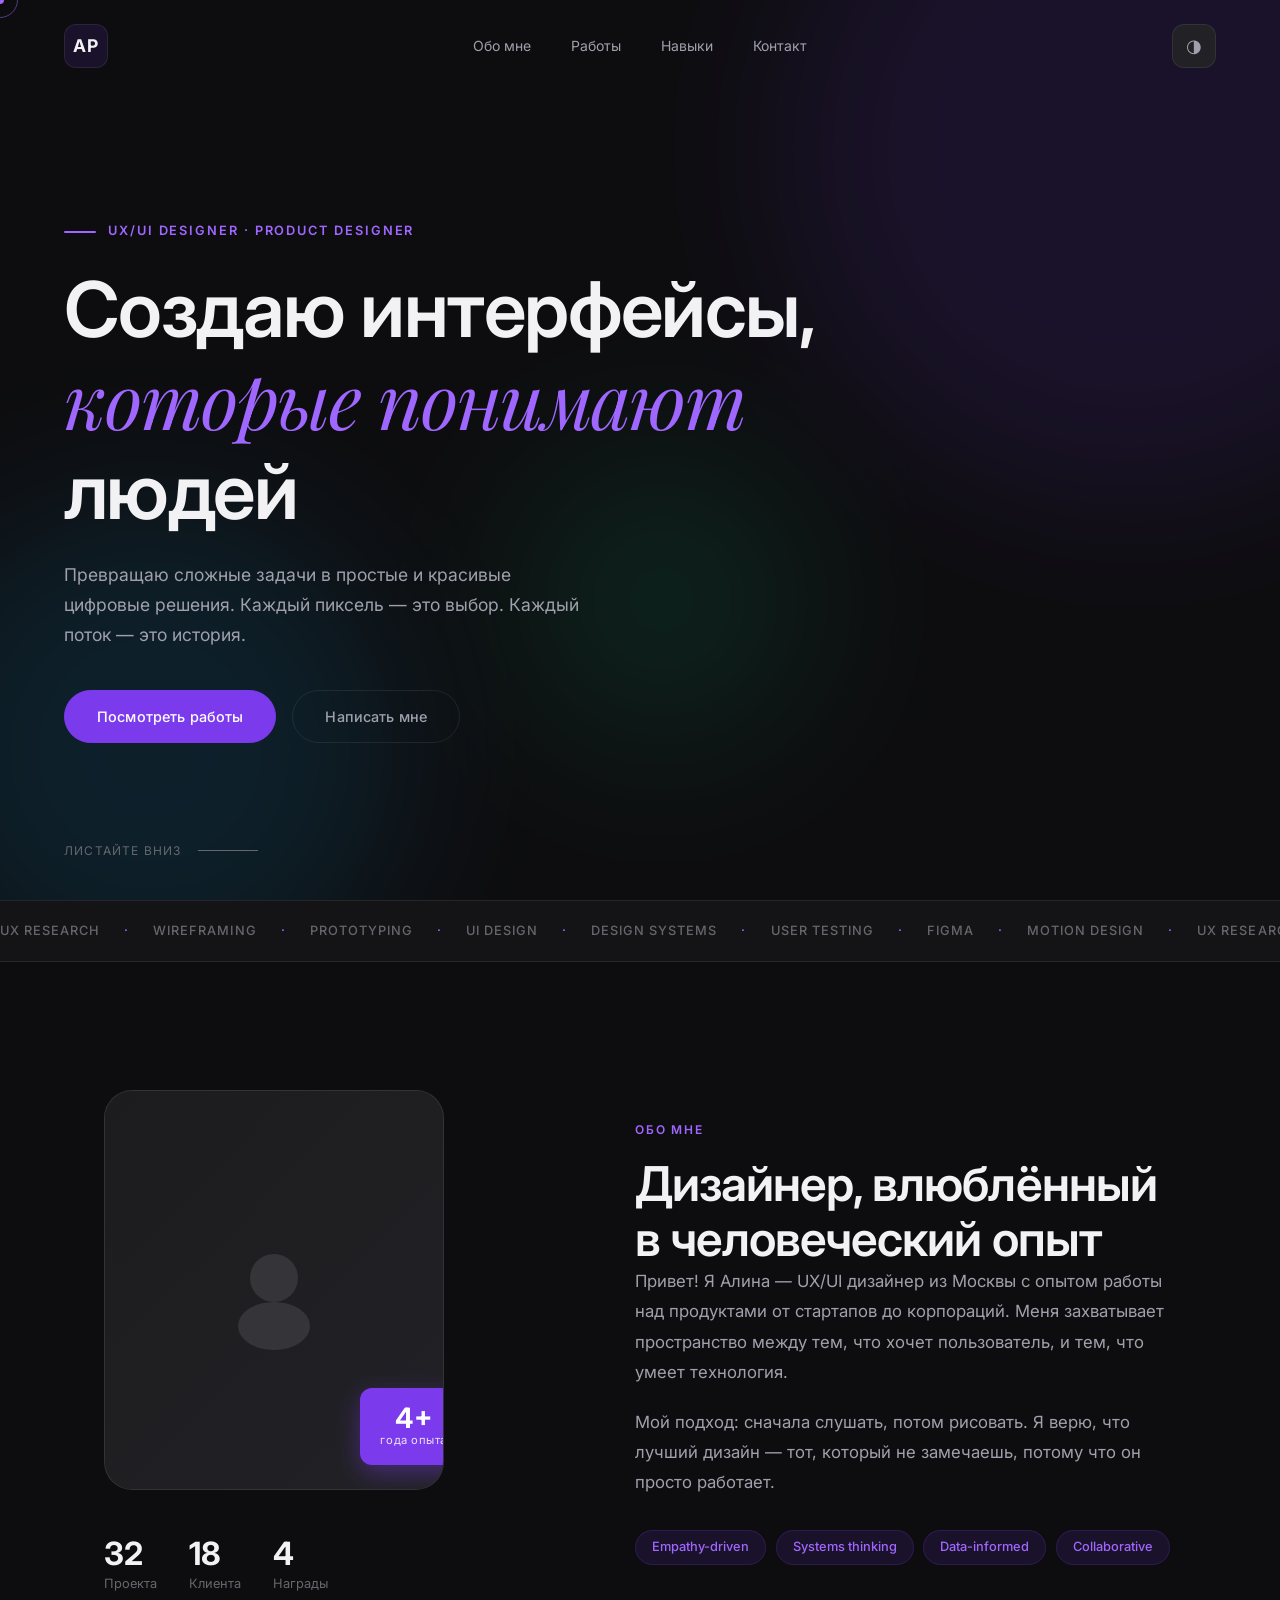
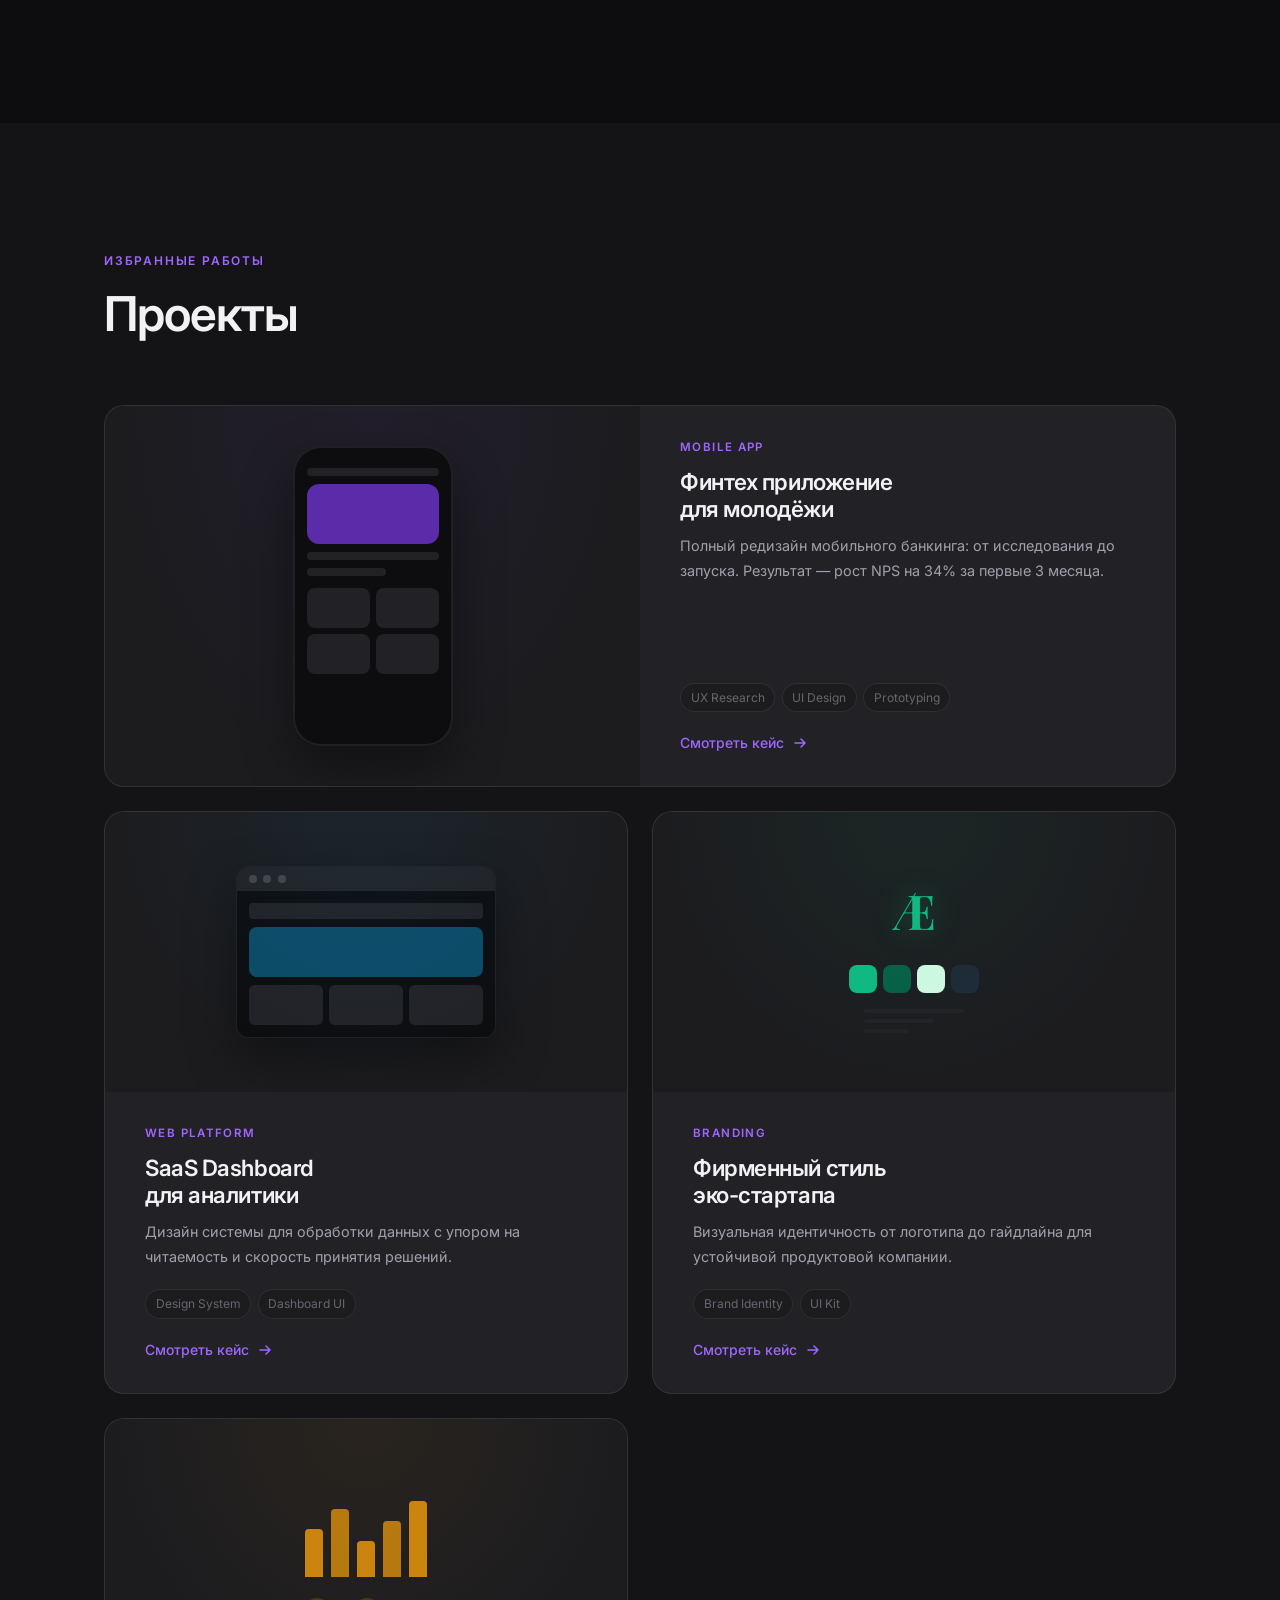
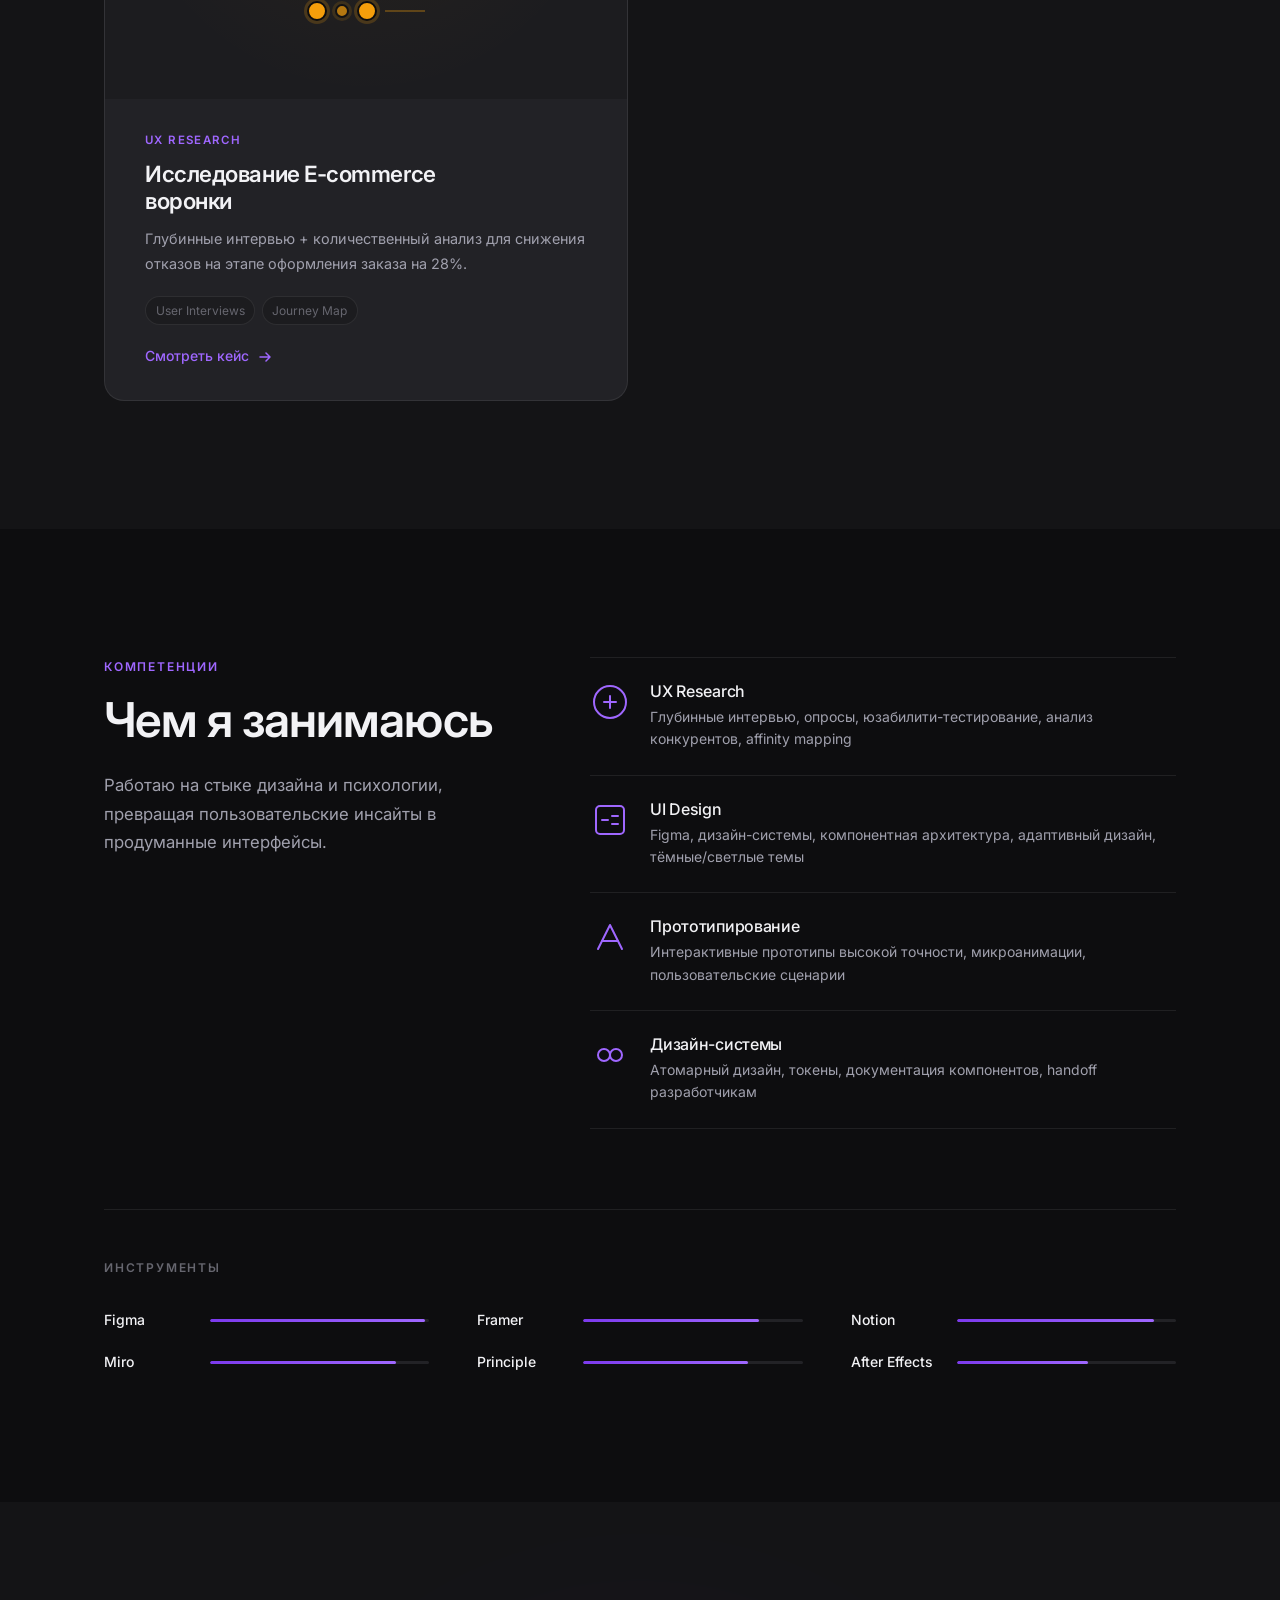
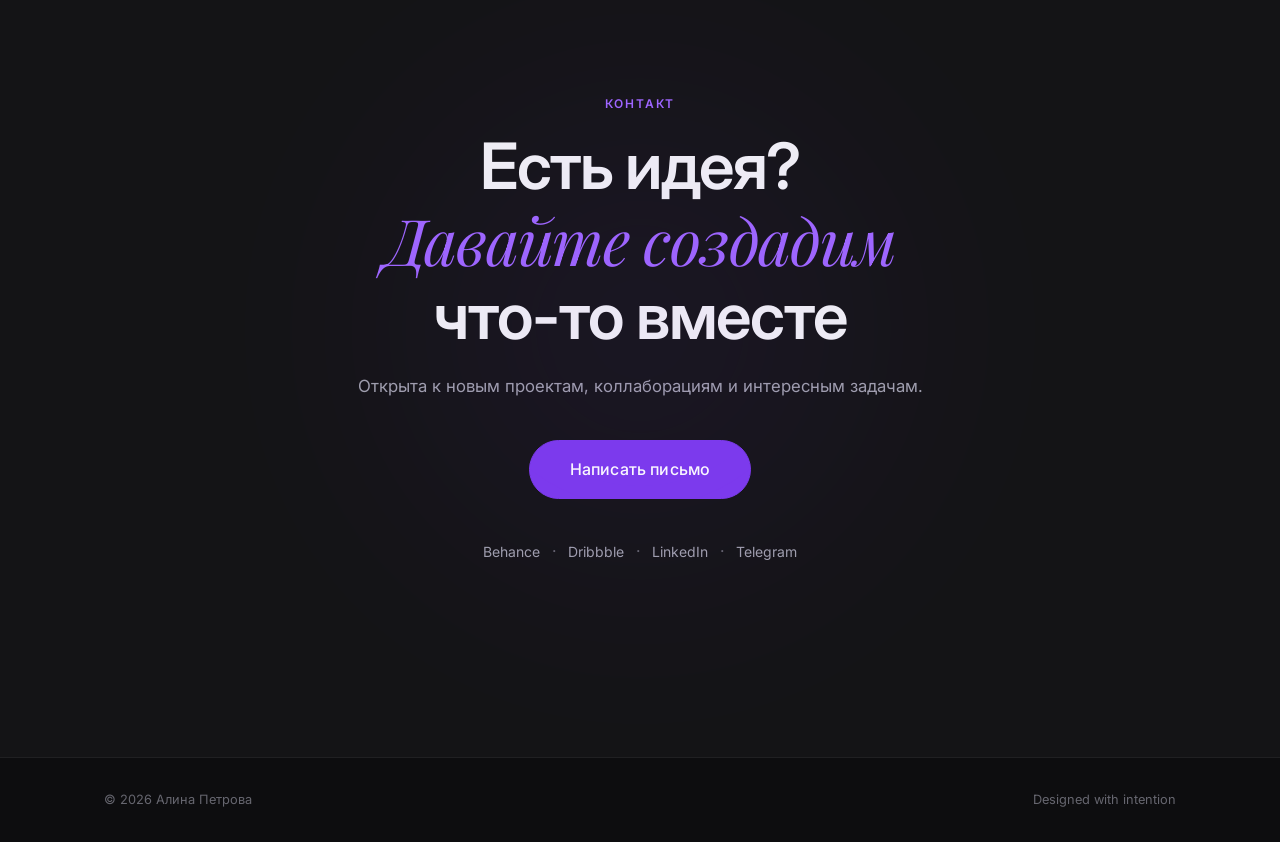
<file: index.html>
<!DOCTYPE html>
<html lang="ru">
<head>
  <meta charset="UTF-8" />
  <meta name="viewport" content="width=device-width, initial-scale=1.0" />
  <title>Алина Петрова — UX/UI Designer</title>
  <link rel="stylesheet" href="styles.css" />
  <link rel="preconnect" href="https://fonts.googleapis.com" />
  <link href="https://fonts.googleapis.com/css2?family=Inter:wght@300;400;500;600&family=Playfair+Display:ital,wght@0,700;1,400&display=swap" rel="stylesheet" />
</head>
<body>

  <!-- Custom cursor -->
  <div class="cursor" id="cursor"></div>
  <div class="cursor-follower" id="cursor-follower"></div>

  <!-- Navigation -->
  <nav class="nav" id="nav">
    <a href="#" class="nav-logo">AP</a>
    <ul class="nav-links">
      <li><a href="#about">Обо мне</a></li>
      <li><a href="#work">Работы</a></li>
      <li><a href="#skills">Навыки</a></li>
      <li><a href="#contact">Контакт</a></li>
    </ul>
    <button class="theme-toggle" id="theme-toggle" aria-label="Переключить тему">
      <span class="theme-icon">◑</span>
    </button>
  </nav>

  <!-- Hero -->
  <section class="hero" id="hero">
    <div class="hero-bg">
      <div class="blob blob-1"></div>
      <div class="blob blob-2"></div>
      <div class="blob blob-3"></div>
    </div>
    <div class="hero-content">
      <p class="hero-tag">UX/UI Designer · Product Designer</p>
      <h1 class="hero-title">
        Создаю интерфейсы,<br />
        <em>которые понимают</em><br />
        людей
      </h1>
      <p class="hero-desc">
        Превращаю сложные задачи в простые и красивые цифровые решения.
        Каждый пиксель — это выбор. Каждый поток — это история.
      </p>
      <div class="hero-actions">
        <a href="#work" class="btn btn-primary">Посмотреть работы</a>
        <a href="#contact" class="btn btn-ghost">Написать мне</a>
      </div>
    </div>
    <div class="hero-scroll">
      <span>Листайте вниз</span>
      <div class="scroll-line"></div>
    </div>
  </section>

  <!-- Marquee -->
  <div class="marquee-wrap">
    <div class="marquee">
      <span>UX Research</span><span class="sep">·</span>
      <span>Wireframing</span><span class="sep">·</span>
      <span>Prototyping</span><span class="sep">·</span>
      <span>UI Design</span><span class="sep">·</span>
      <span>Design Systems</span><span class="sep">·</span>
      <span>User Testing</span><span class="sep">·</span>
      <span>Figma</span><span class="sep">·</span>
      <span>Motion Design</span><span class="sep">·</span>
      <span>UX Research</span><span class="sep">·</span>
      <span>Wireframing</span><span class="sep">·</span>
      <span>Prototyping</span><span class="sep">·</span>
      <span>UI Design</span><span class="sep">·</span>
      <span>Design Systems</span><span class="sep">·</span>
      <span>User Testing</span><span class="sep">·</span>
      <span>Figma</span><span class="sep">·</span>
      <span>Motion Design</span><span class="sep">·</span>
    </div>
  </div>

  <!-- About -->
  <section class="about section" id="about">
    <div class="container">
      <div class="about-grid">
        <div class="about-visual">
          <div class="about-photo-frame">
            <div class="about-photo-placeholder">
              <svg viewBox="0 0 200 200" fill="none" xmlns="http://www.w3.org/2000/svg">
                <circle cx="100" cy="80" r="40" fill="currentColor" opacity="0.3"/>
                <ellipse cx="100" cy="160" rx="60" ry="40" fill="currentColor" opacity="0.3"/>
              </svg>
            </div>
            <div class="about-badge">
              <span class="badge-num">4+</span>
              <span class="badge-txt">года опыта</span>
            </div>
          </div>
          <div class="about-stats">
            <div class="stat">
              <span class="stat-num">32</span>
              <span class="stat-label">Проекта</span>
            </div>
            <div class="stat">
              <span class="stat-num">18</span>
              <span class="stat-label">Клиента</span>
            </div>
            <div class="stat">
              <span class="stat-num">4</span>
              <span class="stat-label">Награды</span>
            </div>
          </div>
        </div>
        <div class="about-text">
          <p class="section-label">Обо мне</p>
          <h2 class="section-title">Дизайнер, влюблённый<br />в человеческий опыт</h2>
          <p class="about-bio">
            Привет! Я Алина — UX/UI дизайнер из Москвы с опытом работы над
            продуктами от стартапов до корпораций. Меня захватывает пространство
            между тем, что хочет пользователь, и тем, что умеет технология.
          </p>
          <p class="about-bio">
            Мой подход: сначала слушать, потом рисовать. Я верю, что лучший
            дизайн — тот, который не замечаешь, потому что он просто работает.
          </p>
          <div class="about-tags">
            <span class="tag">Empathy-driven</span>
            <span class="tag">Systems thinking</span>
            <span class="tag">Data-informed</span>
            <span class="tag">Collaborative</span>
          </div>
        </div>
      </div>
    </div>
  </section>

  <!-- Work -->
  <section class="work section" id="work">
    <div class="container">
      <div class="section-header">
        <p class="section-label">Избранные работы</p>
        <h2 class="section-title">Проекты</h2>
      </div>
      <div class="work-grid">

        <!-- Project 1 — featured -->
        <article class="project-card project-featured" data-category="Mobile App">
          <div class="project-visual" style="--accent: #7C3AED">
            <div class="project-mockup mockup-1">
              <div class="phone-frame">
                <div class="phone-screen">
                  <div class="screen-header"></div>
                  <div class="screen-card"></div>
                  <div class="screen-row"></div>
                  <div class="screen-row short"></div>
                  <div class="screen-grid">
                    <div class="screen-item"></div>
                    <div class="screen-item"></div>
                    <div class="screen-item"></div>
                    <div class="screen-item"></div>
                  </div>
                </div>
              </div>
            </div>
          </div>
          <div class="project-info">
            <span class="project-category">Mobile App</span>
            <h3 class="project-title">Финтех приложение<br />для молодёжи</h3>
            <p class="project-desc">
              Полный редизайн мобильного банкинга: от исследования до запуска.
              Результат — рост NPS на 34% за первые 3 месяца.
            </p>
            <div class="project-meta">
              <span>UX Research</span>
              <span>UI Design</span>
              <span>Prototyping</span>
            </div>
            <a href="#" class="project-link" data-hover="Смотреть кейс">
              <span>Смотреть кейс</span>
              <svg width="16" height="16" viewBox="0 0 16 16" fill="none">
                <path d="M3 8h10M9 4l4 4-4 4" stroke="currentColor" stroke-width="1.5" stroke-linecap="round" stroke-linejoin="round"/>
              </svg>
            </a>
          </div>
        </article>

        <!-- Project 2 -->
        <article class="project-card" data-category="Web Platform">
          <div class="project-visual" style="--accent: #0EA5E9">
            <div class="project-mockup mockup-2">
              <div class="browser-frame">
                <div class="browser-bar">
                  <span></span><span></span><span></span>
                </div>
                <div class="browser-screen">
                  <div class="bs-nav"></div>
                  <div class="bs-hero"></div>
                  <div class="bs-cards">
                    <div class="bs-card"></div>
                    <div class="bs-card"></div>
                    <div class="bs-card"></div>
                  </div>
                </div>
              </div>
            </div>
          </div>
          <div class="project-info">
            <span class="project-category">Web Platform</span>
            <h3 class="project-title">SaaS Dashboard<br />для аналитики</h3>
            <p class="project-desc">
              Дизайн системы для обработки данных с упором на читаемость
              и скорость принятия решений.
            </p>
            <div class="project-meta">
              <span>Design System</span>
              <span>Dashboard UI</span>
            </div>
            <a href="#" class="project-link">
              <span>Смотреть кейс</span>
              <svg width="16" height="16" viewBox="0 0 16 16" fill="none">
                <path d="M3 8h10M9 4l4 4-4 4" stroke="currentColor" stroke-width="1.5" stroke-linecap="round" stroke-linejoin="round"/>
              </svg>
            </a>
          </div>
        </article>

        <!-- Project 3 -->
        <article class="project-card" data-category="Branding">
          <div class="project-visual" style="--accent: #10B981">
            <div class="project-mockup mockup-3">
              <div class="brand-showcase">
                <div class="brand-logo-big">Æ</div>
                <div class="brand-colors">
                  <div style="background: #10B981"></div>
                  <div style="background: #065F46"></div>
                  <div style="background: #D1FAE5"></div>
                  <div style="background: #1F2937"></div>
                </div>
                <div class="brand-type">
                  <div class="bt-line long"></div>
                  <div class="bt-line medium"></div>
                  <div class="bt-line short"></div>
                </div>
              </div>
            </div>
          </div>
          <div class="project-info">
            <span class="project-category">Branding</span>
            <h3 class="project-title">Фирменный стиль<br />эко-стартапа</h3>
            <p class="project-desc">
              Визуальная идентичность от логотипа до гайдлайна для устойчивой
              продуктовой компании.
            </p>
            <div class="project-meta">
              <span>Brand Identity</span>
              <span>UI Kit</span>
            </div>
            <a href="#" class="project-link">
              <span>Смотреть кейс</span>
              <svg width="16" height="16" viewBox="0 0 16 16" fill="none">
                <path d="M3 8h10M9 4l4 4-4 4" stroke="currentColor" stroke-width="1.5" stroke-linecap="round" stroke-linejoin="round"/>
              </svg>
            </a>
          </div>
        </article>

        <!-- Project 4 -->
        <article class="project-card" data-category="UX Research">
          <div class="project-visual" style="--accent: #F59E0B">
            <div class="project-mockup mockup-4">
              <div class="research-viz">
                <div class="rv-chart">
                  <div class="rv-bar" style="height: 60%"></div>
                  <div class="rv-bar" style="height: 85%"></div>
                  <div class="rv-bar" style="height: 45%"></div>
                  <div class="rv-bar" style="height: 70%"></div>
                  <div class="rv-bar" style="height: 95%"></div>
                </div>
                <div class="rv-nodes">
                  <div class="rv-node"></div>
                  <div class="rv-node small"></div>
                  <div class="rv-node"></div>
                  <div class="rv-line"></div>
                </div>
              </div>
            </div>
          </div>
          <div class="project-info">
            <span class="project-category">UX Research</span>
            <h3 class="project-title">Исследование E-commerce<br />воронки</h3>
            <p class="project-desc">
              Глубинные интервью + количественный анализ для снижения
              отказов на этапе оформления заказа на 28%.
            </p>
            <div class="project-meta">
              <span>User Interviews</span>
              <span>Journey Map</span>
            </div>
            <a href="#" class="project-link">
              <span>Смотреть кейс</span>
              <svg width="16" height="16" viewBox="0 0 16 16" fill="none">
                <path d="M3 8h10M9 4l4 4-4 4" stroke="currentColor" stroke-width="1.5" stroke-linecap="round" stroke-linejoin="round"/>
              </svg>
            </a>
          </div>
        </article>

      </div>
    </div>
  </section>

  <!-- Skills -->
  <section class="skills section" id="skills">
    <div class="container">
      <div class="skills-grid">
        <div class="skills-left">
          <p class="section-label">Компетенции</p>
          <h2 class="section-title">Чем я занимаюсь</h2>
          <p class="skills-desc">
            Работаю на стыке дизайна и психологии, превращая пользовательские
            инсайты в продуманные интерфейсы.
          </p>
        </div>
        <div class="skills-right">
          <div class="skill-item">
            <div class="skill-icon">
              <svg viewBox="0 0 40 40" fill="none"><circle cx="20" cy="20" r="16" stroke="currentColor" stroke-width="2"/><path d="M14 20h12M20 14v12" stroke="currentColor" stroke-width="2" stroke-linecap="round"/></svg>
            </div>
            <div class="skill-content">
              <h3>UX Research</h3>
              <p>Глубинные интервью, опросы, юзабилити-тестирование, анализ конкурентов, affinity mapping</p>
            </div>
          </div>
          <div class="skill-item">
            <div class="skill-icon">
              <svg viewBox="0 0 40 40" fill="none"><rect x="6" y="6" width="28" height="28" rx="4" stroke="currentColor" stroke-width="2"/><path d="M12 20h6M22 16h6M22 24h6" stroke="currentColor" stroke-width="2" stroke-linecap="round"/></svg>
            </div>
            <div class="skill-content">
              <h3>UI Design</h3>
              <p>Figma, дизайн-системы, компонентная архитектура, адаптивный дизайн, тёмные/светлые темы</p>
            </div>
          </div>
          <div class="skill-item">
            <div class="skill-icon">
              <svg viewBox="0 0 40 40" fill="none"><path d="M8 32L20 8l12 24" stroke="currentColor" stroke-width="2" stroke-linecap="round" stroke-linejoin="round"/><path d="M12 24h16" stroke="currentColor" stroke-width="2" stroke-linecap="round"/></svg>
            </div>
            <div class="skill-content">
              <h3>Прототипирование</h3>
              <p>Интерактивные прототипы высокой точности, микроанимации, пользовательские сценарии</p>
            </div>
          </div>
          <div class="skill-item">
            <div class="skill-icon">
              <svg viewBox="0 0 40 40" fill="none"><circle cx="14" cy="20" r="6" stroke="currentColor" stroke-width="2"/><circle cx="26" cy="20" r="6" stroke="currentColor" stroke-width="2"/></svg>
            </div>
            <div class="skill-content">
              <h3>Дизайн-системы</h3>
              <p>Атомарный дизайн, токены, документация компонентов, handoff разработчикам</p>
            </div>
          </div>
        </div>
      </div>

      <div class="tools-section">
        <p class="tools-label">Инструменты</p>
        <div class="tools-list">
          <div class="tool-item">
            <span class="tool-name">Figma</span>
            <div class="tool-bar"><div class="tool-fill" style="width: 98%"></div></div>
          </div>
          <div class="tool-item">
            <span class="tool-name">Framer</span>
            <div class="tool-bar"><div class="tool-fill" style="width: 80%"></div></div>
          </div>
          <div class="tool-item">
            <span class="tool-name">Notion</span>
            <div class="tool-bar"><div class="tool-fill" style="width: 90%"></div></div>
          </div>
          <div class="tool-item">
            <span class="tool-name">Miro</span>
            <div class="tool-bar"><div class="tool-fill" style="width: 85%"></div></div>
          </div>
          <div class="tool-item">
            <span class="tool-name">Principle</span>
            <div class="tool-bar"><div class="tool-fill" style="width: 75%"></div></div>
          </div>
          <div class="tool-item">
            <span class="tool-name">After Effects</span>
            <div class="tool-bar"><div class="tool-fill" style="width: 60%"></div></div>
          </div>
        </div>
      </div>
    </div>
  </section>

  <!-- Contact -->
  <section class="contact section" id="contact">
    <div class="container">
      <div class="contact-inner">
        <div class="contact-blob"></div>
        <p class="section-label">Контакт</p>
        <h2 class="contact-title">Есть идея?<br /><em>Давайте создадим</em><br />что-то вместе</h2>
        <p class="contact-sub">
          Открыта к новым проектам, коллаборациям и интересным задачам.
        </p>
        <a href="mailto:alina@example.com" class="btn btn-primary btn-large">
          Написать письмо
        </a>
        <div class="social-links">
          <a href="#" class="social-link">Behance</a>
          <span class="social-sep">·</span>
          <a href="#" class="social-link">Dribbble</a>
          <span class="social-sep">·</span>
          <a href="#" class="social-link">LinkedIn</a>
          <span class="social-sep">·</span>
          <a href="#" class="social-link">Telegram</a>
        </div>
      </div>
    </div>
  </section>

  <!-- Footer -->
  <footer class="footer">
    <div class="container">
      <span class="footer-copy">© 2026 Алина Петрова</span>
      <span class="footer-made">Designed with intention</span>
    </div>
  </footer>

  <script src="script.js"></script>
</body>
</html>
</file>
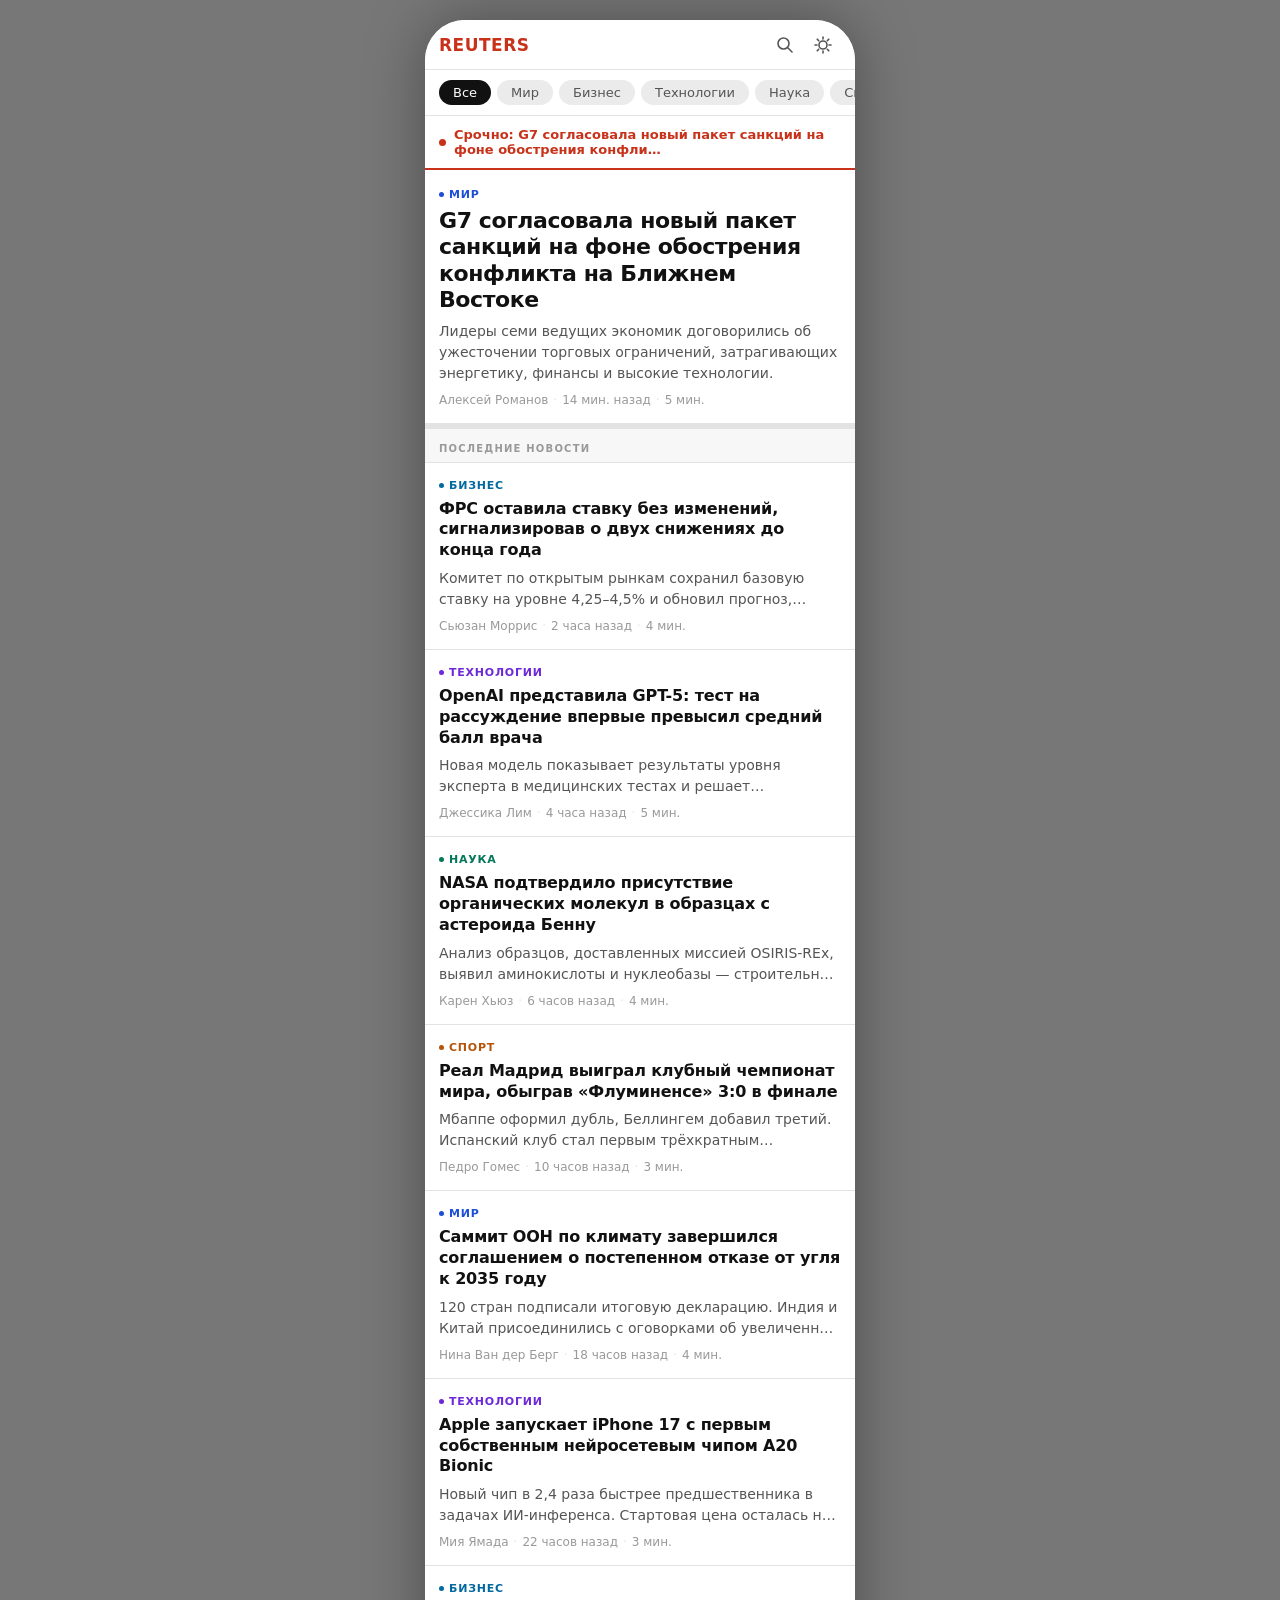
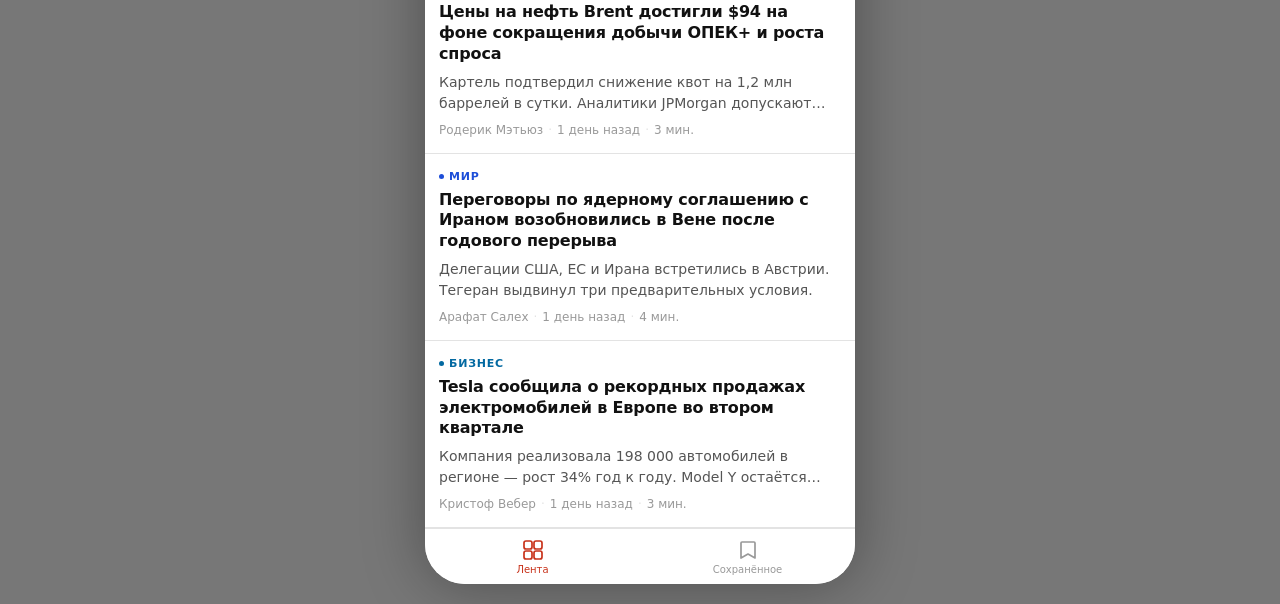
<file: reuters-standalone.html>
<!DOCTYPE html>
<html lang="ru">
<head>
  <meta charset="UTF-8" />
  <meta name="viewport" content="width=device-width, initial-scale=1.0, viewport-fit=cover" />
  <title>Reuters Reader</title>
  <style>
/* ── Reset ─────────────────────────────────────────────── */
*, *::before, *::after { box-sizing: border-box; margin: 0; padding: 0; }
button { background: none; border: none; cursor: pointer; font: inherit; color: inherit; }
input  { font: inherit; border: none; background: none; outline: none; }
a      { text-decoration: none; color: inherit; }
svg    { display: block; flex-shrink: 0; }

/* ── Tokens ────────────────────────────────────────────── */
:root {
  --bg:       #F7F7F7;
  --bg-card:  #FFFFFF;
  --bg-input: #EBEBEB;
  --text:     #111111;
  --text-2:   #555555;
  --text-3:   #999999;
  --border:   #E3E3E3;
  --accent:   #C8321A;

  --cat-world:    #1D4ED8;
  --cat-business: #0369A1;
  --cat-tech:     #6D28D9;
  --cat-science:  #047857;
  --cat-sport:    #B45309;

  --nav-h:    56px;
  --header-h: 50px;
  --font: -apple-system, BlinkMacSystemFont, 'SF Pro Text', 'Helvetica Neue', system-ui, sans-serif;
  --article-size: 17px;
}

[data-theme="dark"] {
  --bg:       #101010;
  --bg-card:  #191919;
  --bg-input: #252525;
  --text:     #EFEFEF;
  --text-2:   #999999;
  --text-3:   #555555;
  --border:   #2A2A2A;
}

/* ── Base ──────────────────────────────────────────────── */
html { font-size: 16px; -webkit-text-size-adjust: 100%; }

body {
  font-family: var(--font);
  background: #777;
  min-height: 100vh;
  display: flex;
  justify-content: center;
}

/* ── App Shell ─────────────────────────────────────────── */
.app {
  width: 100%;
  max-width: 430px;
  min-height: 100vh;
  background: var(--bg);
  display: flex;
  flex-direction: column;
  overflow: hidden;
  box-shadow: 0 0 60px rgba(0,0,0,0.35);
}

/* ── Views ─────────────────────────────────────────────── */
.view { display: none; flex-direction: column; flex: 1; overflow: hidden; }
.view.active { display: flex; animation: viewIn .2s ease; }
@keyframes viewIn {
  from { opacity: 0; transform: translateY(5px); }
  to   { opacity: 1; transform: translateY(0); }
}

/* ── Top Bar ───────────────────────────────────────────── */
.top-bar {
  height: var(--header-h);
  padding: 0 14px;
  display: flex;
  align-items: center;
  justify-content: space-between;
  background: var(--bg-card);
  border-bottom: 1px solid var(--border);
  flex-shrink: 0;
  position: sticky;
  top: 0;
  z-index: 20;
}

.top-bar-logo {
  font-size: 17px;
  font-weight: 800;
  letter-spacing: .5px;
  color: var(--accent);
  text-transform: uppercase;
}

.top-bar-actions { display: flex; gap: 2px; }

/* ── Icon Buttons ──────────────────────────────────────── */
.icon-btn {
  width: 36px;
  height: 36px;
  display: flex;
  align-items: center;
  justify-content: center;
  border-radius: 8px;
  color: var(--text-2);
  transition: background .12s;
  -webkit-tap-highlight-color: transparent;
}
.icon-btn:active { background: var(--bg-input); }

.font-dec, .font-inc {
  font-size: 11px;
  font-weight: 700;
  letter-spacing: -.2px;
  width: auto;
  padding: 0 7px;
}

/* ── Search Bar ────────────────────────────────────────── */
.search-bar {
  background: var(--bg-card);
  border-bottom: 1px solid var(--border);
  padding: 10px 14px;
  flex-shrink: 0;
}
.search-input-wrap {
  display: flex;
  align-items: center;
  gap: 8px;
  background: var(--bg-input);
  border-radius: 10px;
  padding: 9px 12px;
  color: var(--text-3);
}
.search-input-wrap input { flex: 1; color: var(--text); font-size: 15px; }
.search-input-wrap input::placeholder { color: var(--text-3); }
.search-clear { color: var(--text-3); line-height: 0; }

/* ── Category Strip ────────────────────────────────────── */
.category-scroll {
  display: flex;
  gap: 6px;
  padding: 10px 14px;
  overflow-x: auto;
  scrollbar-width: none;
  background: var(--bg-card);
  border-bottom: 1px solid var(--border);
  flex-shrink: 0;
}
.category-scroll::-webkit-scrollbar { display: none; }

.cat-btn {
  padding: 5px 14px;
  border-radius: 100px;
  font-size: 13px;
  font-weight: 500;
  white-space: nowrap;
  color: var(--text-2);
  background: var(--bg-input);
  transition: background .12s, color .12s;
  -webkit-tap-highlight-color: transparent;
}
.cat-btn.active { background: var(--text); color: var(--bg-card); }

/* ── Feed ──────────────────────────────────────────────── */
.feed {
  flex: 1;
  overflow-y: auto;
  -webkit-overflow-scrolling: touch;
  overscroll-behavior: contain;
}

/* ── Empty states ──────────────────────────────────────── */
.feed-empty, .saved-empty {
  flex: 1;
  display: flex;
  flex-direction: column;
  align-items: center;
  justify-content: center;
  gap: 12px;
  padding: 48px 32px;
  color: var(--text-3);
  text-align: center;
}
.feed-empty p, .saved-empty p { font-size: 15px; font-weight: 500; color: var(--text-2); }
.saved-empty span { font-size: 13px; }
.hidden { display: none !important; }

/* ── Breaking Banner ───────────────────────────────────── */
.breaking-banner {
  display: flex;
  align-items: center;
  gap: 8px;
  padding: 11px 14px;
  background: var(--bg-card);
  border-bottom: 2px solid var(--accent);
  font-size: 13px;
  font-weight: 600;
  color: var(--accent);
  cursor: pointer;
  -webkit-tap-highlight-color: transparent;
}
.breaking-banner:active { opacity: .8; }

.breaking-dot {
  width: 7px;
  height: 7px;
  border-radius: 50%;
  background: var(--accent);
  flex-shrink: 0;
  animation: blink 1.2s ease-in-out infinite;
}
@keyframes blink {
  0%, 100% { opacity: 1; }
  50%       { opacity: .2; }
}

/* ── Article Card ──────────────────────────────────────── */
.article-card {
  background: var(--bg-card);
  border-bottom: 1px solid var(--border);
  padding: 16px 14px;
  cursor: pointer;
  -webkit-tap-highlight-color: transparent;
  display: flex;
  flex-direction: column;
  gap: 7px;
}
.article-card:active { background: var(--bg-input); }

.article-card.featured {
  padding: 18px 14px 16px;
  border-bottom: 6px solid var(--border);
}

.card-category {
  display: flex;
  align-items: center;
  gap: 5px;
  font-size: 11px;
  font-weight: 700;
  letter-spacing: .07em;
  text-transform: uppercase;
}

.cat-dot {
  width: 5px;
  height: 5px;
  border-radius: 50%;
  flex-shrink: 0;
}

.cat-color-world    { color: var(--cat-world);    }
.cat-color-business { color: var(--cat-business); }
.cat-color-tech     { color: var(--cat-tech);     }
.cat-color-science  { color: var(--cat-science);  }
.cat-color-sport    { color: var(--cat-sport);    }
.cat-color-all      { color: var(--accent);       }

.dot-world    { background: var(--cat-world);    }
.dot-business { background: var(--cat-business); }
.dot-tech     { background: var(--cat-tech);     }
.dot-science  { background: var(--cat-science);  }
.dot-sport    { background: var(--cat-sport);    }
.dot-all      { background: var(--accent);       }

.card-title {
  font-size: 16px;
  font-weight: 700;
  line-height: 1.3;
  color: var(--text);
  letter-spacing: -.15px;
}

.featured .card-title {
  font-size: 22px;
  line-height: 1.2;
  letter-spacing: -.4px;
}

.card-lead {
  font-size: 14px;
  line-height: 1.5;
  color: var(--text-2);
  display: -webkit-box;
  -webkit-line-clamp: 2;
  -webkit-box-orient: vertical;
  overflow: hidden;
}

.featured .card-lead {
  -webkit-line-clamp: 3;
}

.card-meta {
  display: flex;
  align-items: center;
  gap: 5px;
  font-size: 12px;
  color: var(--text-3);
  flex-wrap: wrap;
  margin-top: 2px;
}
.meta-sep { color: var(--border); }

/* ── Section Label ─────────────────────────────────────── */
.feed-section-label {
  padding: 14px 14px 8px;
  font-size: 10px;
  font-weight: 700;
  letter-spacing: .12em;
  text-transform: uppercase;
  color: var(--text-3);
  background: var(--bg);
  border-bottom: 1px solid var(--border);
}

/* ── Progress Bar ──────────────────────────────────────── */
.progress-bar {
  position: fixed;
  top: 0;
  left: 50%;
  transform: translateX(-50%);
  width: 0%;
  max-width: 430px;
  height: 2px;
  background: var(--accent);
  z-index: 100;
  transition: width .08s linear;
}

/* ── Article Nav ───────────────────────────────────────── */
.article-nav {
  height: var(--header-h);
  padding: 0 10px 0 6px;
  display: flex;
  align-items: center;
  gap: 6px;
  background: var(--bg-card);
  border-bottom: 1px solid var(--border);
  flex-shrink: 0;
  position: sticky;
  top: 0;
  z-index: 20;
}

.back-btn {
  width: 36px;
  height: 36px;
  display: flex;
  align-items: center;
  justify-content: center;
  border-radius: 8px;
  color: var(--text);
  flex-shrink: 0;
  -webkit-tap-highlight-color: transparent;
}
.back-btn:active { background: var(--bg-input); }

.article-nav-meta {
  flex: 1;
  font-size: 12px;
  color: var(--text-3);
  white-space: nowrap;
  overflow: hidden;
  text-overflow: ellipsis;
}

.article-nav-actions {
  display: flex;
  align-items: center;
  gap: 0;
  flex-shrink: 0;
}

/* ── Article Content ───────────────────────────────────── */
.article-content {
  flex: 1;
  overflow-y: auto;
  -webkit-overflow-scrolling: touch;
  overscroll-behavior: contain;
  padding-bottom: 80px;
}

/* ── Article Kicker ────────────────────────────────────── */
.article-kicker {
  display: flex;
  align-items: center;
  gap: 10px;
  padding: 20px 18px 0;
  font-size: 11px;
  font-weight: 700;
  letter-spacing: .08em;
  text-transform: uppercase;
}

.breaking-label {
  color: var(--accent);
  display: flex;
  align-items: center;
  gap: 5px;
}

/* ── Article Typography ────────────────────────────────── */
.article-h1 {
  padding: 10px 18px 0;
  font-size: 26px;
  font-weight: 800;
  line-height: 1.18;
  color: var(--text);
  letter-spacing: -.6px;
}

.article-lead {
  padding: 12px 18px 0;
  font-size: 17px;
  font-weight: 400;
  line-height: 1.55;
  color: var(--text-2);
}

/* ── Byline (inline, text-only) ────────────────────────── */
.article-byline {
  display: flex;
  align-items: center;
  flex-wrap: wrap;
  gap: 5px;
  padding: 14px 18px 16px;
  border-bottom: 1px solid var(--border);
  font-size: 12px;
  color: var(--text-3);
}

.byline-name {
  font-weight: 600;
  color: var(--text-2);
}
.byline-sep { color: var(--border); }
.byline-meta { color: var(--text-3); }

/* ── Article Body ──────────────────────────────────────── */
.article-body-text {
  padding: 20px 18px 0;
  font-size: var(--article-size);
  line-height: 1.72;
  color: var(--text);
}

.article-body-text p {
  color: var(--text);
  margin-bottom: 1.15em;
}
.article-body-text p:last-child { margin-bottom: 0; }

.article-body-text h2 {
  font-size: 18px;
  font-weight: 700;
  line-height: 1.3;
  color: var(--text);
  letter-spacing: -.25px;
  margin: 1.6em 0 .5em;
}

.article-body-text blockquote {
  margin: 1.4em 0;
  padding: 0 0 0 14px;
  border-left: 3px solid var(--accent);
  font-size: 18px;
  font-style: italic;
  font-weight: 500;
  line-height: 1.5;
  color: var(--text-2);
}

/* ── Tags ──────────────────────────────────────────────── */
.article-tags {
  display: flex;
  flex-wrap: wrap;
  gap: 6px;
  padding: 22px 18px;
  border-top: 1px solid var(--border);
  margin-top: 24px;
}

.article-tag {
  font-size: 12px;
  font-weight: 500;
  padding: 4px 10px;
  border-radius: 100px;
  background: var(--bg-input);
  color: var(--text-2);
}

/* ── Related ───────────────────────────────────────────── */
.related-section {
  border-top: 2px solid var(--text);
  padding: 0 18px 24px;
}

.related-label {
  padding: 14px 0 10px;
  font-size: 10px;
  font-weight: 700;
  letter-spacing: .12em;
  text-transform: uppercase;
  color: var(--text-3);
}

.related-card {
  padding: 12px 0;
  border-bottom: 1px solid var(--border);
  cursor: pointer;
  -webkit-tap-highlight-color: transparent;
  display: flex;
  flex-direction: column;
  gap: 4px;
}
.related-card:last-child { border-bottom: none; }
.related-card:active .related-title { color: var(--accent); }

.related-cat {
  font-size: 10px;
  font-weight: 700;
  letter-spacing: .07em;
  text-transform: uppercase;
}

.related-title {
  font-size: 15px;
  font-weight: 600;
  line-height: 1.3;
  color: var(--text);
  display: -webkit-box;
  -webkit-line-clamp: 2;
  -webkit-box-orient: vertical;
  overflow: hidden;
  transition: color .1s;
}

.related-time {
  font-size: 11px;
  color: var(--text-3);
}

/* ── Bottom Nav ────────────────────────────────────────── */
.bottom-nav {
  display: flex;
  background: var(--bg-card);
  border-top: 1px solid var(--border);
  height: var(--nav-h);
  flex-shrink: 0;
  position: sticky;
  bottom: 0;
  z-index: 30;
  padding-bottom: env(safe-area-inset-bottom, 0);
}

.nav-item {
  flex: 1;
  display: flex;
  flex-direction: column;
  align-items: center;
  justify-content: center;
  gap: 3px;
  color: var(--text-3);
  font-size: 10px;
  font-weight: 500;
  -webkit-tap-highlight-color: transparent;
  transition: color .12s;
}
.nav-item.active { color: var(--accent); }
.nav-item svg { transition: transform .12s; }
.nav-item:active svg { transform: scale(.88); }

/* ── Save state ────────────────────────────────────────── */
.btn-save.saved #save-icon path { fill: var(--accent); stroke: var(--accent); }

/* ── Responsive ────────────────────────────────────────── */
@media (max-width: 440px) {
  body { background: var(--bg); }
  .app { box-shadow: none; }
  .progress-bar { left: 0; transform: none; max-width: 100%; }
}

@media (min-width: 441px) {
  body { background: #777; padding: 20px 0; }
  [data-theme="dark"] body { background: #1a1a1a; }
  .app { border-radius: 40px; min-height: calc(100vh - 40px); }
}
  </style>
</head>
<body>

<div class="app" id="app">

  <div class="view active" id="view-feed">
    <header class="top-bar">
      <div class="top-bar-logo">REUTERS</div>
      <div class="top-bar-actions">
        <button class="icon-btn" id="btn-search-toggle" aria-label="Поиск">
          <svg width="20" height="20" viewBox="0 0 20 20" fill="none">
            <circle cx="8.5" cy="8.5" r="5.5" stroke="currentColor" stroke-width="1.6"/>
            <path d="M13 13l4 4" stroke="currentColor" stroke-width="1.6" stroke-linecap="round"/>
          </svg>
        </button>
        <button class="icon-btn" id="btn-theme" aria-label="Тема">
          <svg class="icon-sun" width="20" height="20" viewBox="0 0 20 20" fill="none">
            <circle cx="10" cy="10" r="4" stroke="currentColor" stroke-width="1.6"/>
            <path d="M10 2v2M10 16v2M2 10h2M16 10h2M4.22 4.22l1.42 1.42M14.36 14.36l1.42 1.42M4.22 15.78l1.42-1.42M14.36 5.64l1.42-1.42" stroke="currentColor" stroke-width="1.6" stroke-linecap="round"/>
          </svg>
          <svg class="icon-moon" width="20" height="20" viewBox="0 0 20 20" fill="none" style="display:none">
            <path d="M17 11.5A7.5 7.5 0 018.5 3a7.5 7.5 0 100 14A7.5 7.5 0 0117 11.5z" stroke="currentColor" stroke-width="1.6" stroke-linejoin="round"/>
          </svg>
        </button>
      </div>
    </header>

    <div class="search-bar" id="search-bar" hidden>
      <div class="search-input-wrap">
        <svg width="16" height="16" viewBox="0 0 20 20" fill="none">
          <circle cx="8.5" cy="8.5" r="5.5" stroke="currentColor" stroke-width="1.7"/>
          <path d="M13 13l4 4" stroke="currentColor" stroke-width="1.7" stroke-linecap="round"/>
        </svg>
        <input type="search" id="search-input" placeholder="Поиск новостей..." autocomplete="off" />
        <button class="search-clear" id="search-clear" hidden>
          <svg width="14" height="14" viewBox="0 0 14 14" fill="none">
            <path d="M2 2l10 10M12 2L2 12" stroke="currentColor" stroke-width="1.6" stroke-linecap="round"/>
          </svg>
        </button>
      </div>
    </div>

    <div class="category-scroll" role="tablist">
      <button class="cat-btn active" data-cat="all" role="tab" aria-selected="true">Все</button>
      <button class="cat-btn" data-cat="world" role="tab" aria-selected="false">Мир</button>
      <button class="cat-btn" data-cat="business" role="tab" aria-selected="false">Бизнес</button>
      <button class="cat-btn" data-cat="tech" role="tab" aria-selected="false">Технологии</button>
      <button class="cat-btn" data-cat="science" role="tab" aria-selected="false">Наука</button>
      <button class="cat-btn" data-cat="sport" role="tab" aria-selected="false">Спорт</button>
    </div>

    <div class="feed" id="feed" role="main"></div>

    <div class="feed-empty hidden" id="feed-empty">
      <svg width="48" height="48" viewBox="0 0 48 48" fill="none">
        <circle cx="21" cy="21" r="13" stroke="currentColor" stroke-width="2"/>
        <path d="M31 31l10 10" stroke="currentColor" stroke-width="2" stroke-linecap="round"/>
        <path d="M15 21h12M21 15v12" stroke="currentColor" stroke-width="2" stroke-linecap="round"/>
      </svg>
      <p>Ничего не найдено</p>
    </div>
  </div>

  <div class="view" id="view-article">
    <div class="progress-bar" id="progress-bar"></div>
    <header class="article-nav">
      <button class="back-btn" id="btn-back" aria-label="Назад">
        <svg width="20" height="20" viewBox="0 0 20 20" fill="none">
          <path d="M12 4l-6 6 6 6" stroke="currentColor" stroke-width="1.8" stroke-linecap="round" stroke-linejoin="round"/>
        </svg>
      </button>
      <div class="article-nav-meta" id="article-nav-meta"></div>
      <div class="article-nav-actions">
        <button class="icon-btn font-dec" id="btn-font-dec" aria-label="Уменьшить шрифт">A−</button>
        <button class="icon-btn font-inc" id="btn-font-inc" aria-label="Увеличить шрифт">A+</button>
        <button class="icon-btn" id="btn-save" aria-label="Сохранить">
          <svg id="save-icon" width="20" height="20" viewBox="0 0 20 20" fill="none">
            <path d="M5 3h10a1 1 0 011 1v13l-6-3.5L4 17V4a1 1 0 011-1z" stroke="currentColor" stroke-width="1.6" stroke-linejoin="round"/>
          </svg>
        </button>
      </div>
    </header>
    <article class="article-content" id="article-content"></article>
  </div>

  <div class="view" id="view-saved">
    <header class="top-bar">
      <div class="top-bar-logo">Сохранённое</div>
    </header>
    <div class="feed" id="saved-feed"></div>
    <div class="saved-empty hidden" id="saved-empty">
      <svg width="48" height="48" viewBox="0 0 48 48" fill="none">
        <path d="M12 6h24a2 2 0 012 2v34l-14-8-14 8V8a2 2 0 012-2z" stroke="currentColor" stroke-width="2" stroke-linejoin="round"/>
      </svg>
      <p>Нет сохранённых статей</p>
      <span>Нажмите закладку в статье, чтобы сохранить</span>
    </div>
  </div>

  <nav class="bottom-nav" id="bottom-nav">
    <button class="nav-item active" data-view="feed" aria-label="Лента">
      <svg width="22" height="22" viewBox="0 0 22 22" fill="none">
        <rect x="2" y="2" width="8" height="8" rx="2" stroke="currentColor" stroke-width="1.7"/>
        <rect x="12" y="2" width="8" height="8" rx="2" stroke="currentColor" stroke-width="1.7"/>
        <rect x="2" y="12" width="8" height="8" rx="2" stroke="currentColor" stroke-width="1.7"/>
        <rect x="12" y="12" width="8" height="8" rx="2" stroke="currentColor" stroke-width="1.7"/>
      </svg>
      <span>Лента</span>
    </button>
    <button class="nav-item" data-view="saved" aria-label="Сохранённое">
      <svg width="22" height="22" viewBox="0 0 22 22" fill="none">
        <path d="M5 3h12a1 1 0 011 1v15l-7-4-7 4V4a1 1 0 011-1z" stroke="currentColor" stroke-width="1.7" stroke-linejoin="round"/>
      </svg>
      <span>Сохранённое</span>
    </button>
  </nav>

</div>

<script>
'use strict';

/* ── Mock Data ─────────────────────────────────────────── */
const ARTICLES = [
  {
    id: 1,
    category: 'world',
    categoryLabel: 'Мир',
    isBreaking: true,
    isFeatured: true,
    title: 'G7 согласовала новый пакет санкций на фоне обострения конфликта на Ближнем Востоке',
    lead: 'Лидеры семи ведущих экономик договорились об ужесточении торговых ограничений, затрагивающих энергетику, финансы и высокие технологии.',
    author: 'Алексей Романов',
    authorTitle: 'Reuters, Женева',
    publishedAt: new Date(Date.now() - 14 * 60 * 1000),
    readingTime: 5,
    imageCaption: 'Встреча G7 в Женеве. Фотограф: Pool / Reuters',
    tags: ['G7', 'Санкции', 'Ближний Восток', 'Дипломатия'],
    body: [
      { type: 'p', text: 'ЖЕНЕВА, 26 июня (Reuters) — Лидеры стран Большой семёрки по итогам двухдневного саммита в Женеве достигли соглашения о введении расширенного пакета санкций, направленных против государств, причастных к эскалации конфликта в ближневосточном регионе. Об этом сообщил официальный представитель Европейского совета.' },
      { type: 'quote', text: 'Мы едины в своей позиции: любая попытка дестабилизировать международный порядок встретит скоординированный ответ G7.' },
      { type: 'p', text: 'Согласно принятым решениям, под действие ограничительных мер подпадут более 200 физических и юридических лиц, а также будут введены секторальные санкции против нефтяной отрасли и ряда финансовых институтов. Параллельно страны-участницы подтвердили готовность выделить дополнительную гуманитарную помощь в размере $4,5 млрд.' },
      { type: 'h2', text: 'Разногласия по срокам' },
      { type: 'p', text: 'Источники в делегациях Германии и Франции сообщили Reuters, что переговоры затянулись из-за споров о поэтапности введения ограничений. Берлин настаивал на постепенном подходе с возможностью дипломатического выхода, тогда как США и Великобритания выступали за немедленные меры.' },
      { type: 'p', text: 'В итоговом коммюнике отдельным пунктом выделена тема ядерной безопасности: страны G7 призвали к немедленному возобновлению инспекций МАГАТЭ и предупредили о «серьёзных последствиях» в случае нарушения режима нераспространения.' },
      { type: 'h2', text: 'Реакция рынков' },
      { type: 'p', text: 'Фьючерсы на нефть марки Brent в четверг утром подорожали на 2,3% на фоне новостей о возможном ограничении поставок. Европейские фондовые индексы открылись снижением: Stoxx 600 потерял 0,8%, немецкий DAX — 1,1%.' },
      { type: 'p', text: 'Следующий раунд переговоров намечен на сентябрь в Риме. Итоговое коммюнике саммита будет опубликовано в полном объёме до конца дня.' },
    ],
    related: [3, 6, 9],
  },
  {
    id: 2,
    category: 'business',
    categoryLabel: 'Бизнес',
    isBreaking: false,
    isFeatured: false,
    title: 'ФРС оставила ставку без изменений, сигнализировав о двух снижениях до конца года',
    lead: 'Комитет по открытым рынкам сохранил базовую ставку на уровне 4,25–4,5% и обновил прогноз, допустив два снижения в 2026 году.',
    author: 'Сьюзан Моррис',
    authorTitle: 'Reuters, Вашингтон',
    publishedAt: new Date(Date.now() - 2 * 3600 * 1000),
    readingTime: 4,
    imageCaption: 'Джером Пауэлл на пресс-конференции FOMC. Фотограф: Kevin Lamarque / Reuters',
    tags: ['ФРС', 'Процентные ставки', 'Инфляция', 'Экономика США'],
    body: [
      { type: 'p', text: 'ВАШИНГТОН, 26 июня (Reuters) — Федеральная резервная система США по итогам июньского заседания оставила ключевую процентную ставку в диапазоне 4,25–4,5% годовых, сославшись на устойчивость рынка труда и постепенное, но всё ещё недостаточное снижение инфляции.' },
      { type: 'p', text: 'Глава ФРС Джером Пауэлл на пресс-конференции заявил, что регулятор нуждается в дополнительных свидетельствах замедления ценового роста, прежде чем перейти к смягчению политики. Вместе с тем обновлённая точечная диаграмма показала, что большинство членов комитета ждут двух снижений ставки суммарно на 50 базисных пунктов до конца 2026 года.' },
      { type: 'quote', text: 'Мы готовы действовать решительно в обоих направлениях — при необходимости ускорить смягчение или, напротив, задержаться на текущем уровне дольше.' },
      { type: 'h2', text: 'Рынки приняли сигнал осторожно' },
      { type: 'p', text: 'Индекс S&P 500 по итогам торговой сессии прибавил 0,4%, тогда как доходность 10-летних казначейских облигаций опустилась до 4,21%. Доллар ослаб к корзине основных валют на 0,3%. Трейдеры теперь закладывают первое снижение ставки в сентябре с вероятностью около 68%, согласно данным инструмента CME FedWatch.' },
      { type: 'p', text: 'Следующее заседание FOMC запланировано на 29–30 июля. Июльские данные по инфляции (публикация 13 августа) станут ключевым ориентиром для оценки дальнейшей политики.' },
    ],
    related: [8, 10, 4],
  },
  {
    id: 3,
    category: 'tech',
    categoryLabel: 'Технологии',
    isBreaking: false,
    isFeatured: false,
    title: 'OpenAI представила GPT-5: тест на рассуждение впервые превысил средний балл врача',
    lead: 'Новая модель показывает результаты уровня эксперта в медицинских тестах и решает олимпиадные задачи по физике.',
    author: 'Джессика Лим',
    authorTitle: 'Reuters, Сан-Франциско',
    publishedAt: new Date(Date.now() - 4 * 3600 * 1000),
    readingTime: 5,
    imageCaption: '',
    tags: ['OpenAI', 'GPT-5', 'Искусственный интеллект', 'Большие модели'],
    body: [
      { type: 'p', text: 'САН-ФРАНЦИСКО, 26 июня (Reuters) — Компания OpenAI в четверг представила GPT-5 — языковую модель нового поколения, которая, по словам разработчиков, устанавливает новые ориентиры в способности к сложным рассуждениям, многошаговому планированию и интерпретации научных текстов.' },
      { type: 'p', text: 'В ходе тестирования на наборе задач американского медицинского лицензионного экзамена USMLE модель набрала 92 балла из 100 — выше среднего результата практикующих врачей (87 баллов). На олимпиадных задачах по физике уровня IPhO GPT-5 решила 78% заданий без подсказок, тогда как предыдущая GPT-4o справлялась лишь с 48%.' },
      { type: 'quote', text: 'Это не просто следующая версия — это качественный скачок в понимании структуры задачи.' },
      { type: 'h2', text: 'Что изменилось под капотом' },
      { type: 'p', text: 'OpenAI отказалась раскрывать детали архитектуры и объём обучающей выборки, однако упомянула о применении нового подхода к «масштабированию на этапе вывода»: модель самостоятельно решает, сколько шагов рассуждения выполнить до выдачи ответа, что позволяет тратить больше вычислений на по-настоящему сложные вопросы.' },
      { type: 'p', text: 'Доступ к GPT-5 получат сначала подписчики ChatGPT Plus и корпоративные клиенты — с 1 июля. API для разработчиков откроется 15 июля. Стоимость для конечных пользователей остаётся на уровне $20 в месяц для базовой подписки; профессиональный тариф с расширенным лимитом запросов составит $200 в месяц.' },
      { type: 'h2', text: 'Реакция конкурентов' },
      { type: 'p', text: 'Представитель Google DeepMind заявил, что компания «внимательно изучит» опубликованные бенчмарки. Anthropic пообещала «в ближайшие недели» ответить на релиз обновлением собственных моделей. Акции Microsoft (крупнейшего инвестора OpenAI) на премаркете прибавили 3,2%.' },
    ],
    related: [7, 2, 5],
  },
  {
    id: 4,
    category: 'science',
    categoryLabel: 'Наука',
    isBreaking: false,
    isFeatured: false,
    title: 'NASA подтвердило присутствие органических молекул в образцах с астероида Бенну',
    lead: 'Анализ образцов, доставленных миссией OSIRIS-REx, выявил аминокислоты и нуклеобазы — строительный материал жизни.',
    author: 'Карен Хьюз',
    authorTitle: 'Reuters, Хьюстон',
    publishedAt: new Date(Date.now() - 6 * 3600 * 1000),
    readingTime: 4,
    imageCaption: 'Образцы грунта с астероида Бенну. NASA / Reuters',
    tags: ['NASA', 'Астероид Бенну', 'OSIRIS-REx', 'Астробиология'],
    body: [
      { type: 'p', text: 'ХЬЮСТОН, 26 июня (Reuters) — Учёные NASA объявили, что в образцах грунта с астероида Бенну, доставленных на Землю миссией OSIRIS-REx в 2023 году, обнаружены органические соединения, включая несколько аминокислот и нуклеобазы — соединения, входящие в состав ДНК и РНК.' },
      { type: 'p', text: 'Находка не является прямым свидетельством внеземной жизни, однако подтверждает, что «строительный материал» биологических молекул широко распространён в Солнечной системе и мог попасть на раннюю Землю с метеоритами, внеся вклад в зарождение жизни.' },
      { type: 'quote', text: 'Бенну — своего рода молекулярная капсула времени, сохранившая химию формирования Солнечной системы четыре с половиной миллиарда лет назад.' },
      { type: 'h2', text: 'Детали анализа' },
      { type: 'p', text: 'Команда из 68 исследователей по всему миру изучала 4,7 грамма реголита (пылеобразного грунта). Идентифицированы 33 аминокислоты, из которых 14 входят в стандартный набор, используемый живыми организмами на Земле. Концентрация углерода оказалась вдвое выше, чем в наиболее богатых углеродом метеоритах ранее.' },
      { type: 'p', text: 'Исследование опубликовано в журнале Nature Astronomy. Следующим этапом станет зондирование астероида Апофис, запуск миссии OSIRIS-APEX к которому запланирован на 2029 год.' },
    ],
    related: [7, 3, 5],
  },
  {
    id: 5,
    category: 'sport',
    categoryLabel: 'Спорт',
    isBreaking: false,
    isFeatured: false,
    title: 'Реал Мадрид выиграл клубный чемпионат мира, обыграв «Флуминенсе» 3:0 в финале',
    lead: 'Мбаппе оформил дубль, Беллингем добавил третий. Испанский клуб стал первым трёхкратным победителем обновлённого турнира.',
    author: 'Педро Гомес',
    authorTitle: 'Reuters, Нью-Йорк',
    publishedAt: new Date(Date.now() - 10 * 3600 * 1000),
    readingTime: 3,
    imageCaption: 'Килиан Мбаппе празднует гол в финале. Фотограф: Mike Segar / Reuters',
    tags: ['Реал Мадрид', 'Клубный ЧМ', 'Мбаппе', 'Футбол'],
    body: [
      { type: 'p', text: 'НЬЮ-ЙОРК, 26 июня (Reuters) — «Реал Мадрид» выиграл клубный чемпионат мира 2026, в финале разгромив бразильский «Флуминенсе» со счётом 3:0 на стадионе MetLife в Нью-Йорке. Килиан Мбаппе записал в актив дубль (22-я и 58-я минуты), а Джуд Беллингем поставил точку на 74-й.' },
      { type: 'p', text: 'Испанский клуб стал первым трёхкратным победителем обновлённого турнира ФИФА с расширенным форматом 32 команд, дебютировавшего в 2021 году. Для Мбаппе финал стал 14-м голом в турнире — новый рекорд. Мяч он сохранил на память.' },
      { type: 'quote', text: 'Эта победа — для всех болельщиков по всему миру. «Реал» никогда не останавливается.' },
      { type: 'p', text: 'Выручка ФИФА от турнира превысила $1 млрд — впервые для клубного соревнования. Следующий клубный чемпионат мира пройдёт в 2029 году в Японии.' },
    ],
    related: [1, 6, 8],
  },
  {
    id: 6,
    category: 'world',
    categoryLabel: 'Мир',
    isBreaking: false,
    isFeatured: false,
    title: 'Саммит ООН по климату завершился соглашением о постепенном отказе от угля к 2035 году',
    lead: '120 стран подписали итоговую декларацию. Индия и Китай присоединились с оговорками об увеличенных сроках.',
    author: 'Нина Ван дер Берг',
    authorTitle: 'Reuters, Найроби',
    publishedAt: new Date(Date.now() - 18 * 3600 * 1000),
    readingTime: 4,
    imageCaption: 'Церемония подписания декларации в Найроби. Фотограф: Baz Ratner / Reuters',
    tags: ['Климат', 'ООН', 'Уголь', 'Зелёная энергетика'],
    body: [
      { type: 'p', text: 'НАЙРОБИ, 25 июня (Reuters) — Участники климатического саммита ООН в Найроби согласовали декларацию, обязывающую подписантов поэтапно отказаться от выработки электроэнергии на угольных электростанциях до 2035 года для развитых стран и до 2040-го — для развивающихся.' },
      { type: 'p', text: 'Итоговый документ подписали представители 120 государств. Китай и Индия — крупнейшие потребители угля — присоединились к декларации с оговоркой, позволяющей им перенести сроки ещё на пять лет при условии демонстрации прогресса в наращивании возобновляемых мощностей.' },
      { type: 'quote', text: 'Мы знаем, что этого недостаточно. Но это самый амбициозный консенсус, которого нам удалось достичь.' },
      { type: 'h2', text: 'Финансовый блок' },
      { type: 'p', text: 'Отдельным пунктом согласовано создание Климатического фонда справедливого перехода объёмом $200 млрд. Средства предназначены для компенсации потерь угольных регионов и переобучения шахтёров. Первые выплаты намечены на 2027 год.' },
    ],
    related: [1, 4, 7],
  },
  {
    id: 7,
    category: 'tech',
    categoryLabel: 'Технологии',
    isBreaking: false,
    isFeatured: false,
    title: 'Apple запускает iPhone 17 с первым собственным нейросетевым чипом A20 Bionic',
    lead: 'Новый чип в 2,4 раза быстрее предшественника в задачах ИИ-инференса. Стартовая цена осталась на уровне $999.',
    author: 'Мия Ямадa',
    authorTitle: 'Reuters, Купертино',
    publishedAt: new Date(Date.now() - 22 * 3600 * 1000),
    readingTime: 3,
    imageCaption: '',
    tags: ['Apple', 'iPhone 17', 'A20 Bionic', 'Смартфоны'],
    body: [
      { type: 'p', text: 'КУПЕРТИНО, 25 июня (Reuters) — Apple в среду представила iPhone 17 на ежегодной конференции WWDC, анонсировав чип A20 Bionic с выделенным нейросетевым процессором, способным выполнять 45 триллионов операций в секунду — вдвое больше, чем у Android-конкурентов, по данным компании.' },
      { type: 'p', text: 'Ключевые функции на базе чипа: локальная обработка всех запросов Apple Intelligence без отправки данных на сервер, генерация изображений в реальном времени и улучшенное распознавание голоса с разграничением говорящих.' },
      { type: 'p', text: 'Продажи стартуют 19 сентября. Базовая модель iPhone 17 оценена в $999, Pro Max — в $1,299. По оценкам аналитиков Wedbush, за первые выходные может быть продано 18–20 млн устройств.' },
    ],
    related: [3, 2, 10],
  },
  {
    id: 8,
    category: 'business',
    categoryLabel: 'Бизнес',
    isBreaking: false,
    isFeatured: false,
    title: 'Цены на нефть Brent достигли $94 на фоне сокращения добычи ОПЕК+ и роста спроса',
    lead: 'Картель подтвердил снижение квот на 1,2 млн баррелей в сутки. Аналитики JPMorgan допускают $100 до конца лета.',
    author: 'Родерик Мэтьюз',
    authorTitle: 'Reuters, Лондон',
    publishedAt: new Date(Date.now() - 26 * 3600 * 1000),
    readingTime: 3,
    imageCaption: 'Нефтяная платформа в Северном море. Фотограф: Toby Melville / Reuters',
    tags: ['ОПЕК+', 'Нефть', 'Brent', 'Энергетика'],
    body: [
      { type: 'p', text: 'ЛОНДОН, 25 июня (Reuters) — Фьючерсы на нефть марки Brent в четверг достигли отметки $94,20 за баррель — максимума за последние восемь месяцев, — после того как ОПЕК+ подтвердил продление добровольного сокращения добычи на 1,2 млн баррелей в сутки до конца третьего квартала.' },
      { type: 'p', text: 'Саудовская Аравия и Россия — ключевые игроки картеля — договорились о скоординированных мерах на фоне роста спроса из Азии: китайский импорт нефти в мае вырос на 12% год к году, достигнув рекордных 12,4 млн баррелей в день.' },
      { type: 'quote', text: 'Рынок структурно дефицитен. До конца лета возможен тест уровня $100.' },
      { type: 'p', text: 'Акции нефтяных мейджоров отреагировали ростом: ExxonMobil +2,1%, Shell +1,8%, TotalEnergies +1,6%. Авиакомпании, напротив, ушли в красную зону: United Airlines −3,4%, Lufthansa −2,9%.' },
    ],
    related: [2, 6, 1],
  },
  {
    id: 9,
    category: 'world',
    categoryLabel: 'Мир',
    isBreaking: false,
    isFeatured: false,
    title: 'Переговоры по ядерному соглашению с Ираном возобновились в Вене после годового перерыва',
    lead: 'Делегации США, ЕС и Ирана встретились в Австрии. Тегеран выдвинул три предварительных условия.',
    author: 'Арафат Салех',
    authorTitle: 'Reuters, Вена',
    publishedAt: new Date(Date.now() - 30 * 3600 * 1000),
    readingTime: 4,
    imageCaption: '',
    tags: ['Иран', 'Ядерная программа', 'СВПД', 'Дипломатия'],
    body: [
      { type: 'p', text: 'ВЕНА, 25 июня (Reuters) — После более чем годового перерыва в Вене стартовал новый раунд переговоров по возрождению «ядерной сделки» (СВПД). Участие принимают делегации США, Ирана и стран Евросоюза. Переговоры проходят на территории резиденции ООН под председательством европейского координатора.' },
      { type: 'p', text: 'По сведениям источников Reuters в европейских дипломатических кругах, Тегеран выдвинул три предварительных условия: частичное снятие санкций на нефтяной экспорт, разморозку $10 млрд иранских активов в зарубежных банках и гарантии, что будущая администрация США не выйдет из соглашения в одностороннем порядке.' },
      { type: 'quote', text: 'Мы не вернулись за стол переговоров, чтобы повторять ошибки прошлого. Нам нужны юридически обязывающие гарантии.' },
      { type: 'p', text: 'Переговоры намечены как минимум на три дня. Следующее заседание пройдёт в пятницу.' },
    ],
    related: [1, 6, 2],
  },
  {
    id: 10,
    category: 'business',
    categoryLabel: 'Бизнес',
    isBreaking: false,
    isFeatured: false,
    title: 'Tesla сообщила о рекордных продажах электромобилей в Европе во втором квартале',
    lead: 'Компания реализовала 198 000 автомобилей в регионе — рост 34% год к году. Model Y остаётся самым продаваемым электрокаром в мире.',
    author: 'Кристоф Вебер',
    authorTitle: 'Reuters, Берлин',
    publishedAt: new Date(Date.now() - 36 * 3600 * 1000),
    readingTime: 3,
    imageCaption: '',
    tags: ['Tesla', 'Электромобили', 'Европа', 'Илон Маск'],
    body: [
      { type: 'p', text: 'БЕРЛИН, 25 июня (Reuters) — Tesla отчиталась о рекордных европейских продажах во втором квартале 2026 года: 198 043 автомобиля против 147 800 в аналогичном периоде прошлого года, что соответствует росту на 33,7%. Ключевыми рынками роста стали Германия (+42%), Франция (+38%) и Норвегия (+18%).' },
      { type: 'p', text: 'Успеху способствовали снижение цен на 6–8% по всей линейке в январе и запуск обновлённой Model Y с улучшенным запасом хода (630 км по WLTP). Берлинский гигафактори вышел на плановую мощность 500 000 автомобилей в год.' },
      { type: 'quote', text: 'Европа — это уже не второй рынок. Это поле битвы за будущее автопрома.' },
      { type: 'p', text: 'Конкуренты также фиксируют рост: BYD продал в Европе 47 000 автомобилей за квартал (+180%), Volkswagen ID.4 — 62 000 (+14%). Аналитики Goldman Sachs повысили целевую цену акций Tesla с $240 до $290.' },
    ],
    related: [2, 7, 8],
  },
];

/* ── State ─────────────────────────────────────────────── */
const state = {
  currentView: 'feed',
  currentArticleId: null,
  currentCategory: 'all',
  savedIds: new Set(JSON.parse(localStorage.getItem('rr_saved') || '[]')),
  theme: localStorage.getItem('rr_theme') || 'light',
  fontSize: parseInt(localStorage.getItem('rr_font') || '17', 10),
  searchQuery: '',
};

/* ── Helpers ───────────────────────────────────────────── */
function timeAgo(date) {
  const diff = (Date.now() - date.getTime()) / 1000;
  if (diff < 60) return 'только что';
  if (diff < 3600) return `${Math.floor(diff / 60)} мин. назад`;
  if (diff < 86400) {
    const h = Math.floor(diff / 3600);
    return `${h} ${h === 1 ? 'час' : h < 5 ? 'часа' : 'часов'} назад`;
  }
  const d = Math.floor(diff / 86400);
  return `${d} ${d === 1 ? 'день' : d < 5 ? 'дня' : 'дней'} назад`;
}

function catColor(cat) {
  const m = { world: 'cat-color-world', business: 'cat-color-business', tech: 'cat-color-tech', science: 'cat-color-science', sport: 'cat-color-sport' };
  return m[cat] || 'cat-color-all';
}

function dotColor(cat) {
  const m = { world: 'dot-world', business: 'dot-business', tech: 'dot-tech', science: 'dot-science', sport: 'dot-sport' };
  return m[cat] || 'dot-all';
}

function saveSaved() {
  localStorage.setItem('rr_saved', JSON.stringify([...state.savedIds]));
}

/* ── Render: Article Card ──────────────────────────────── */
function renderCard(article, featured = false) {
  const card = document.createElement('div');
  card.className = 'article-card' + (featured ? ' featured' : '');
  card.dataset.id = article.id;

  const catHtml = `
    <div class="card-category ${catColor(article.category)}">
      <span class="cat-dot ${dotColor(article.category)}"></span>
      ${article.categoryLabel}
    </div>`;

  card.innerHTML = `
    ${catHtml}
    <div class="card-title">${article.title}</div>
    <div class="card-lead">${article.lead}</div>
    <div class="card-meta">
      <span>${article.author}</span>
      <span class="meta-sep">·</span>
      <span class="meta-time">${timeAgo(article.publishedAt)}</span>
      <span class="meta-sep">·</span>
      <span class="meta-read">${article.readingTime} мин.</span>
    </div>`;

  card.addEventListener('click', () => openArticle(article.id));
  return card;
}

/* ── Render: Feed ──────────────────────────────────────── */
function renderFeed() {
  const feed = document.getElementById('feed');
  const empty = document.getElementById('feed-empty');
  feed.innerHTML = '';

  let articles = ARTICLES;
  if (state.currentCategory !== 'all') {
    articles = articles.filter(a => a.category === state.currentCategory);
  }
  if (state.searchQuery) {
    const q = state.searchQuery.toLowerCase();
    articles = articles.filter(a =>
      a.title.toLowerCase().includes(q) ||
      a.lead.toLowerCase().includes(q) ||
      a.categoryLabel.toLowerCase().includes(q)
    );
  }

  if (!articles.length) {
    empty.classList.remove('hidden');
    return;
  }
  empty.classList.add('hidden');

  const breakingArticle = articles.find(a => a.isBreaking);

  // Breaking banner
  if (breakingArticle && !state.searchQuery && state.currentCategory === 'all') {
    const banner = document.createElement('div');
    banner.className = 'breaking-banner';
    banner.innerHTML = `<span class="breaking-dot"></span><span>Срочно: ${breakingArticle.title.slice(0, 60)}…</span>`;
    banner.addEventListener('click', () => openArticle(breakingArticle.id));
    feed.appendChild(banner);
  }

  articles.forEach((article, i) => {
    if (i === 0 && article.isFeatured && !state.searchQuery) {
      feed.appendChild(renderCard(article, true));
    } else {
      if (i === 1 && !state.searchQuery) {
        const lbl = document.createElement('div');
        lbl.className = 'feed-section-label';
        lbl.textContent = 'Последние новости';
        feed.appendChild(lbl);
      }
      feed.appendChild(renderCard(article, false));
    }
  });
}

/* ── Render: Saved Feed ────────────────────────────────── */
function renderSavedFeed() {
  const feed = document.getElementById('saved-feed');
  const empty = document.getElementById('saved-empty');
  feed.innerHTML = '';

  const saved = ARTICLES.filter(a => state.savedIds.has(a.id));
  if (!saved.length) {
    empty.classList.remove('hidden');
    return;
  }
  empty.classList.add('hidden');
  saved.forEach(a => feed.appendChild(renderCard(a, false)));
}

/* ── Render: Article ───────────────────────────────────── */
function renderArticle(article) {
  const content = document.getElementById('article-content');
  const navMeta = document.getElementById('article-nav-meta');

  navMeta.textContent = article.categoryLabel + ' · ' + timeAgo(article.publishedAt);

  document.documentElement.style.setProperty('--article-size', state.fontSize + 'px');

  let bodyHtml = '';
  for (const block of article.body) {
    if (block.type === 'p') {
      bodyHtml += `<p>${block.text}</p>`;
    } else if (block.type === 'h2') {
      bodyHtml += `<h2>${block.text}</h2>`;
    } else if (block.type === 'quote') {
      bodyHtml += `<blockquote>${block.text}</blockquote>`;
    }
  }

  const tagsHtml = article.tags.map(t => `<span class="article-tag">${t}</span>`).join('');

  const relatedIds = article.related || [];
  const relatedArticles = relatedIds.map(id => ARTICLES.find(a => a.id === id)).filter(Boolean);
  const relatedHtml = relatedArticles.map(r => `
    <div class="related-card" data-id="${r.id}">
      <div class="related-cat ${catColor(r.category)}">${r.categoryLabel}</div>
      <div class="related-title">${r.title}</div>
      <div class="related-time">${timeAgo(r.publishedAt)}</div>
    </div>`).join('');

  content.innerHTML = `
    <div class="article-kicker">
      <span class="${catColor(article.category)}">
        ${article.categoryLabel}
      </span>
      ${article.isBreaking ? `<span class="breaking-label"><span class="breaking-dot"></span>Срочно</span>` : ''}
    </div>

    <h1 class="article-h1">${article.title}</h1>
    <p class="article-lead">${article.lead}</p>

    <div class="article-byline">
      <span class="byline-name">${article.author}</span>
      <span class="byline-sep">·</span>
      <span class="byline-meta">${article.authorTitle}</span>
      <span class="byline-sep">·</span>
      <span class="byline-meta">${timeAgo(article.publishedAt)}</span>
      <span class="byline-sep">·</span>
      <span class="byline-meta">${article.readingTime} мин.</span>
    </div>

    <div class="article-body-text">${bodyHtml}</div>

    <div class="article-tags">${tagsHtml}</div>

    ${relatedHtml ? `<div class="related-section"><div class="related-label">Читайте также</div>${relatedHtml}</div>` : ''}
  `;

  content.querySelectorAll('.related-card').forEach(card => {
    const id = parseInt(card.dataset.id, 10);
    card.addEventListener('click', () => openArticle(id));
  });
}

/* ── Open Article ──────────────────────────────────────── */
function openArticle(id) {
  const article = ARTICLES.find(a => a.id === id);
  if (!article) return;

  state.currentArticleId = id;
  renderArticle(article);
  updateSaveBtn();

  showView('article');

  const articleContent = document.getElementById('article-content');
  articleContent.scrollTop = 0;

  document.getElementById('bottom-nav').style.display = 'none';
}

/* ── Progress Bar ──────────────────────────────────────── */
function setupProgressBar() {
  const bar = document.getElementById('progress-bar');
  const content = document.getElementById('article-content');

  function update() {
    const { scrollTop, scrollHeight, clientHeight } = content;
    const pct = scrollHeight <= clientHeight ? 100 : (scrollTop / (scrollHeight - clientHeight)) * 100;
    bar.style.width = pct + '%';
  }

  content.addEventListener('scroll', update, { passive: true });
}

/* ── Save / Bookmark ───────────────────────────────────── */
function updateSaveBtn() {
  const btn = document.getElementById('btn-save');
  if (!btn) return;
  const saved = state.savedIds.has(state.currentArticleId);
  btn.classList.toggle('saved', saved);
  btn.setAttribute('aria-label', saved ? 'Убрать из сохранённого' : 'Сохранить');
}

function toggleSave() {
  const id = state.currentArticleId;
  if (!id) return;
  if (state.savedIds.has(id)) {
    state.savedIds.delete(id);
  } else {
    state.savedIds.add(id);
  }
  saveSaved();
  updateSaveBtn();
}

/* ── View Switching ────────────────────────────────────── */
function showView(name) {
  state.currentView = name;

  document.querySelectorAll('.view').forEach(v => v.classList.remove('active'));
  const target = document.getElementById('view-' + name);
  if (target) target.classList.add('active');

  const nav = document.getElementById('bottom-nav');
  if (name === 'article') {
    nav.style.display = 'none';
  } else {
    nav.style.display = '';
    document.querySelectorAll('.nav-item').forEach(item => {
      item.classList.toggle('active', item.dataset.view === name);
    });
  }

  if (name === 'saved') renderSavedFeed();
}

/* ── Category Filter ───────────────────────────────────── */
function selectCategory(cat) {
  state.currentCategory = cat;
  document.querySelectorAll('.cat-btn').forEach(btn => {
    btn.classList.toggle('active', btn.dataset.cat === cat);
    btn.setAttribute('aria-selected', btn.dataset.cat === cat ? 'true' : 'false');
  });
  renderFeed();
}

/* ── Theme ─────────────────────────────────────────────── */
function applyTheme() {
  document.documentElement.setAttribute('data-theme', state.theme);
  const sun = document.querySelector('.icon-sun');
  const moon = document.querySelector('.icon-moon');
  if (state.theme === 'dark') {
    sun.style.display = 'none';
    moon.style.display = 'block';
  } else {
    sun.style.display = 'block';
    moon.style.display = 'none';
  }
}

function toggleTheme() {
  state.theme = state.theme === 'light' ? 'dark' : 'light';
  localStorage.setItem('rr_theme', state.theme);
  applyTheme();
}

/* ── Font Size ─────────────────────────────────────────── */
function changeFontSize(delta) {
  state.fontSize = Math.max(14, Math.min(21, state.fontSize + delta));
  localStorage.setItem('rr_font', state.fontSize);
  document.documentElement.style.setProperty('--article-size', state.fontSize + 'px');
}

/* ── Search ────────────────────────────────────────────── */
function toggleSearch() {
  const bar = document.getElementById('search-bar');
  const input = document.getElementById('search-input');
  const hidden = bar.hasAttribute('hidden');
  if (hidden) {
    bar.removeAttribute('hidden');
    input.focus();
  } else {
    bar.setAttribute('hidden', '');
    state.searchQuery = '';
    input.value = '';
    document.getElementById('search-clear').setAttribute('hidden', '');
    renderFeed();
  }
}

/* ── Init ──────────────────────────────────────────────── */
function init() {
  applyTheme();
  renderFeed();
  setupProgressBar();

  // Category buttons
  document.querySelectorAll('.cat-btn').forEach(btn => {
    btn.addEventListener('click', () => selectCategory(btn.dataset.cat));
  });

  // Bottom nav
  document.querySelectorAll('.nav-item').forEach(item => {
    item.addEventListener('click', () => showView(item.dataset.view));
  });

  // Back button
  document.getElementById('btn-back').addEventListener('click', () => {
    showView('feed');
    document.getElementById('progress-bar').style.width = '0%';
  });

  // Theme toggle
  document.getElementById('btn-theme').addEventListener('click', toggleTheme);

  // Save toggle
  document.getElementById('btn-save').addEventListener('click', toggleSave);

  // Font size
  document.getElementById('btn-font-dec').addEventListener('click', () => changeFontSize(-1));
  document.getElementById('btn-font-inc').addEventListener('click', () => changeFontSize(1));

  // Search toggle
  document.getElementById('btn-search-toggle').addEventListener('click', toggleSearch);

  // Search input
  const searchInput = document.getElementById('search-input');
  const searchClear = document.getElementById('search-clear');

  searchInput.addEventListener('input', () => {
    state.searchQuery = searchInput.value.trim();
    searchClear.toggleAttribute('hidden', !state.searchQuery);
    renderFeed();
  });

  searchClear.addEventListener('click', () => {
    searchInput.value = '';
    state.searchQuery = '';
    searchClear.setAttribute('hidden', '');
    searchInput.focus();
    renderFeed();
  });

  // Handle Android back gesture / history
  window.addEventListener('popstate', () => {
    if (state.currentView === 'article') {
      showView('feed');
    }
  });
}

document.addEventListener('DOMContentLoaded', init);
</script>
</body>
</html>
</file>
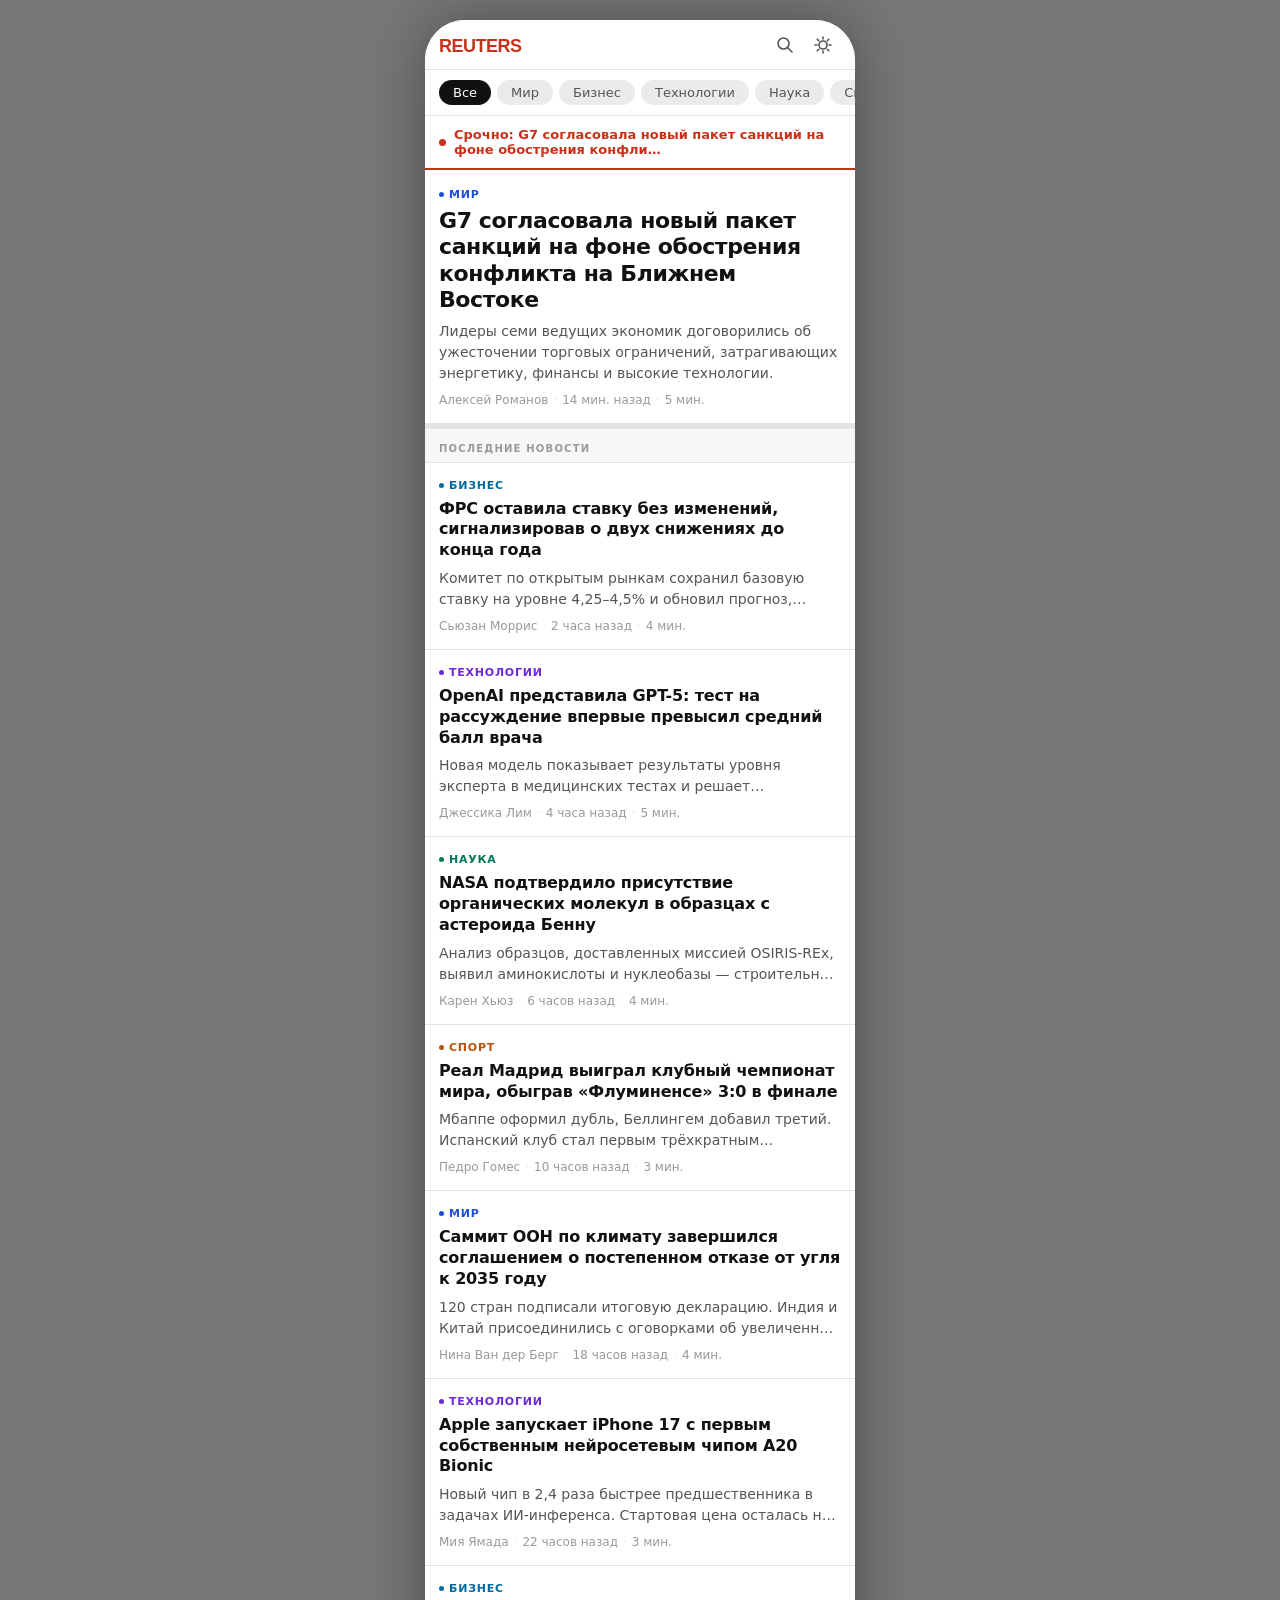
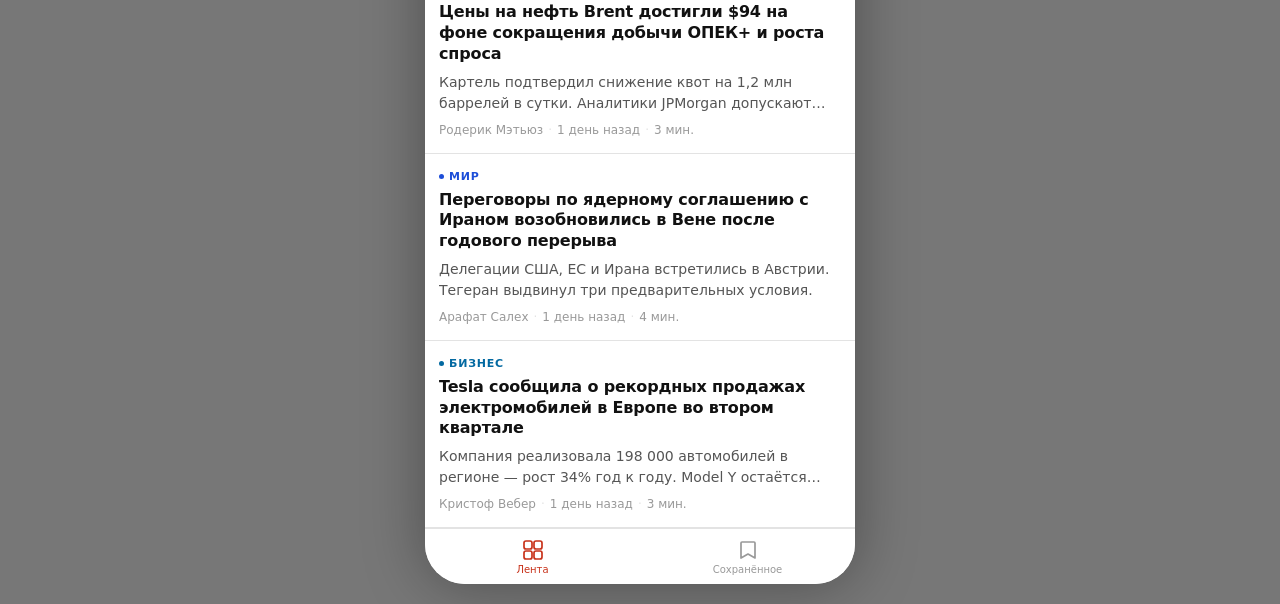
<file: reuters.html>
<!DOCTYPE html>
<html lang="ru">
<head>
  <meta charset="UTF-8" />
  <meta name="viewport" content="width=device-width, initial-scale=1.0, viewport-fit=cover" />
  <title>Reuters Reader</title>
  <link rel="stylesheet" href="reuters.css" />
</head>
<body>

<div class="app" id="app">

  <!-- ── FEED VIEW ─────────────────────────────────────── -->
  <div class="view active" id="view-feed">

    <header class="top-bar">
      <div class="top-bar-logo">
        <svg width="100" height="22" viewBox="0 0 100 22" fill="none" aria-label="Reuters">
          <text x="0" y="18" font-family="-apple-system,BlinkMacSystemFont,'SF Pro Display',sans-serif"
                font-size="18" font-weight="700" fill="currentColor" letter-spacing="-0.5">REUTERS</text>
        </svg>
      </div>
      <div class="top-bar-actions">
        <button class="icon-btn" id="btn-search-toggle" aria-label="Поиск">
          <svg width="20" height="20" viewBox="0 0 20 20" fill="none">
            <circle cx="8.5" cy="8.5" r="5.5" stroke="currentColor" stroke-width="1.6"/>
            <path d="M13 13l4 4" stroke="currentColor" stroke-width="1.6" stroke-linecap="round"/>
          </svg>
        </button>
        <button class="icon-btn" id="btn-theme" aria-label="Тема">
          <svg class="icon-sun" width="20" height="20" viewBox="0 0 20 20" fill="none">
            <circle cx="10" cy="10" r="4" stroke="currentColor" stroke-width="1.6"/>
            <path d="M10 2v2M10 16v2M2 10h2M16 10h2M4.22 4.22l1.42 1.42M14.36 14.36l1.42 1.42M4.22 15.78l1.42-1.42M14.36 5.64l1.42-1.42" stroke="currentColor" stroke-width="1.6" stroke-linecap="round"/>
          </svg>
          <svg class="icon-moon" width="20" height="20" viewBox="0 0 20 20" fill="none" style="display:none">
            <path d="M17 11.5A7.5 7.5 0 018.5 3a7.5 7.5 0 100 14A7.5 7.5 0 0117 11.5z" stroke="currentColor" stroke-width="1.6" stroke-linejoin="round"/>
          </svg>
        </button>
      </div>
    </header>

    <!-- Search bar (hidden by default) -->
    <div class="search-bar" id="search-bar" hidden>
      <div class="search-input-wrap">
        <svg width="16" height="16" viewBox="0 0 20 20" fill="none">
          <circle cx="8.5" cy="8.5" r="5.5" stroke="currentColor" stroke-width="1.7"/>
          <path d="M13 13l4 4" stroke="currentColor" stroke-width="1.7" stroke-linecap="round"/>
        </svg>
        <input type="search" id="search-input" placeholder="Поиск новостей..." autocomplete="off" />
        <button class="search-clear" id="search-clear" hidden>
          <svg width="14" height="14" viewBox="0 0 14 14" fill="none">
            <path d="M2 2l10 10M12 2L2 12" stroke="currentColor" stroke-width="1.6" stroke-linecap="round"/>
          </svg>
        </button>
      </div>
    </div>

    <div class="category-scroll" role="tablist">
      <button class="cat-btn active" data-cat="all" role="tab" aria-selected="true">Все</button>
      <button class="cat-btn" data-cat="world" role="tab" aria-selected="false">Мир</button>
      <button class="cat-btn" data-cat="business" role="tab" aria-selected="false">Бизнес</button>
      <button class="cat-btn" data-cat="tech" role="tab" aria-selected="false">Технологии</button>
      <button class="cat-btn" data-cat="science" role="tab" aria-selected="false">Наука</button>
      <button class="cat-btn" data-cat="sport" role="tab" aria-selected="false">Спорт</button>
    </div>

    <div class="feed" id="feed" role="main"></div>

    <div class="feed-empty hidden" id="feed-empty">
      <svg width="48" height="48" viewBox="0 0 48 48" fill="none">
        <circle cx="21" cy="21" r="13" stroke="currentColor" stroke-width="2"/>
        <path d="M31 31l10 10" stroke="currentColor" stroke-width="2" stroke-linecap="round"/>
        <path d="M15 21h12M21 15v12" stroke="currentColor" stroke-width="2" stroke-linecap="round"/>
      </svg>
      <p>Ничего не найдено</p>
    </div>
  </div>

  <!-- ── ARTICLE VIEW ───────────────────────────────────── -->
  <div class="view" id="view-article">

    <div class="progress-bar" id="progress-bar"></div>

    <header class="article-nav">
      <button class="back-btn" id="btn-back" aria-label="Назад">
        <svg width="20" height="20" viewBox="0 0 20 20" fill="none">
          <path d="M12 4l-6 6 6 6" stroke="currentColor" stroke-width="1.8" stroke-linecap="round" stroke-linejoin="round"/>
        </svg>
      </button>
      <div class="article-nav-meta" id="article-nav-meta"></div>
      <div class="article-nav-actions">
        <button class="icon-btn font-dec" id="btn-font-dec" aria-label="Уменьшить шрифт">A−</button>
        <button class="icon-btn font-inc" id="btn-font-inc" aria-label="Увеличить шрифт">A+</button>
        <button class="icon-btn" id="btn-save" aria-label="Сохранить">
          <svg id="save-icon" width="20" height="20" viewBox="0 0 20 20" fill="none">
            <path d="M5 3h10a1 1 0 011 1v13l-6-3.5L4 17V4a1 1 0 011-1z" stroke="currentColor" stroke-width="1.6" stroke-linejoin="round"/>
          </svg>
        </button>
      </div>
    </header>

    <article class="article-content" id="article-content"></article>

  </div>

  <!-- ── SAVED VIEW ─────────────────────────────────────── -->
  <div class="view" id="view-saved">
    <header class="top-bar">
      <div class="top-bar-logo">Сохранённое</div>
    </header>
    <div class="feed" id="saved-feed"></div>
    <div class="saved-empty hidden" id="saved-empty">
      <svg width="48" height="48" viewBox="0 0 48 48" fill="none">
        <path d="M12 6h24a2 2 0 012 2v34l-14-8-14 8V8a2 2 0 012-2z" stroke="currentColor" stroke-width="2" stroke-linejoin="round"/>
      </svg>
      <p>Нет сохранённых статей</p>
      <span>Нажмите 🔖 в статье, чтобы сохранить</span>
    </div>
  </div>

  <!-- ── BOTTOM NAV ─────────────────────────────────────── -->
  <nav class="bottom-nav" id="bottom-nav">
    <button class="nav-item active" data-view="feed" aria-label="Лента">
      <svg width="22" height="22" viewBox="0 0 22 22" fill="none">
        <rect x="2" y="2" width="8" height="8" rx="2" stroke="currentColor" stroke-width="1.7"/>
        <rect x="12" y="2" width="8" height="8" rx="2" stroke="currentColor" stroke-width="1.7"/>
        <rect x="2" y="12" width="8" height="8" rx="2" stroke="currentColor" stroke-width="1.7"/>
        <rect x="12" y="12" width="8" height="8" rx="2" stroke="currentColor" stroke-width="1.7"/>
      </svg>
      <span>Лента</span>
    </button>
    <button class="nav-item" data-view="saved" aria-label="Сохранённое">
      <svg width="22" height="22" viewBox="0 0 22 22" fill="none">
        <path d="M5 3h12a1 1 0 011 1v15l-7-4-7 4V4a1 1 0 011-1z" stroke="currentColor" stroke-width="1.7" stroke-linejoin="round"/>
      </svg>
      <span>Сохранённое</span>
    </button>
  </nav>

</div>

<script src="reuters.js"></script>
</body>
</html>
</file>
<file: styles.css>
/* ─── Reset & Base ─────────────────────────────────────────── */
*, *::before, *::after {
  box-sizing: border-box;
  margin: 0;
  padding: 0;
}

:root {
  --bg: #0D0D0F;
  --bg-2: #141416;
  --bg-3: #1C1C1F;
  --surface: #222226;
  --border: rgba(255,255,255,0.08);
  --text: #F2F2F5;
  --text-2: #A0A0AD;
  --text-3: #66666F;
  --accent: #7C3AED;
  --accent-2: #9F67FF;
  --accent-soft: rgba(124,58,237,0.12);
  --radius: 20px;
  --radius-sm: 12px;
  --shadow: 0 20px 60px rgba(0,0,0,0.5);
  --trans: 0.4s cubic-bezier(0.22, 1, 0.36, 1);
}

[data-theme="light"] {
  --bg: #F8F8FB;
  --bg-2: #FFFFFF;
  --bg-3: #F0F0F5;
  --surface: #FFFFFF;
  --border: rgba(0,0,0,0.08);
  --text: #0D0D0F;
  --text-2: #555560;
  --text-3: #A0A0AD;
  --accent-soft: rgba(124,58,237,0.08);
  --shadow: 0 20px 60px rgba(0,0,0,0.1);
}

html {
  scroll-behavior: smooth;
  font-size: 16px;
}

body {
  background: var(--bg);
  color: var(--text);
  font-family: 'Inter', system-ui, sans-serif;
  font-weight: 400;
  line-height: 1.6;
  overflow-x: hidden;
  cursor: none;
  transition: background var(--trans), color var(--trans);
}

/* ─── Custom Cursor ────────────────────────────────────────── */
.cursor {
  position: fixed;
  width: 8px;
  height: 8px;
  background: var(--accent-2);
  border-radius: 50%;
  pointer-events: none;
  z-index: 9999;
  transform: translate(-50%, -50%);
  transition: transform 0.1s, width 0.3s, height 0.3s, background 0.3s;
}

.cursor-follower {
  position: fixed;
  width: 36px;
  height: 36px;
  border: 1.5px solid rgba(159, 103, 255, 0.5);
  border-radius: 50%;
  pointer-events: none;
  z-index: 9998;
  transform: translate(-50%, -50%);
  transition: left 0.12s ease, top 0.12s ease, width 0.3s, height 0.3s, border-color 0.3s;
}

.cursor.hovering { width: 12px; height: 12px; background: var(--accent); }
.cursor-follower.hovering { width: 56px; height: 56px; border-color: var(--accent); }

/* ─── Scrollbar ────────────────────────────────────────────── */
::-webkit-scrollbar { width: 4px; }
::-webkit-scrollbar-track { background: var(--bg); }
::-webkit-scrollbar-thumb { background: var(--surface); border-radius: 2px; }

/* ─── Typography ───────────────────────────────────────────── */
h1, h2, h3 { line-height: 1.15; letter-spacing: -0.02em; }
h1 { font-size: clamp(2.5rem, 6vw, 5rem); font-weight: 600; }
h2 { font-size: clamp(2rem, 4vw, 3rem); font-weight: 600; }
h3 { font-size: 1.2rem; font-weight: 500; }
em { font-family: 'Playfair Display', Georgia, serif; font-style: italic; font-weight: 400; color: var(--accent-2); }
a { text-decoration: none; color: inherit; }
p { color: var(--text-2); }

/* ─── Layout ───────────────────────────────────────────────── */
.container {
  max-width: 1200px;
  margin: 0 auto;
  padding: 0 clamp(1.5rem, 5vw, 4rem);
}

.section {
  padding: clamp(5rem, 10vw, 9rem) 0;
}

.section-label {
  font-size: 0.75rem;
  font-weight: 600;
  letter-spacing: 0.15em;
  text-transform: uppercase;
  color: var(--accent-2);
  margin-bottom: 1rem;
}

.section-title {
  color: var(--text);
}

.section-header {
  margin-bottom: 4rem;
}

/* ─── Navigation ───────────────────────────────────────────── */
.nav {
  position: fixed;
  top: 0;
  left: 0;
  right: 0;
  z-index: 100;
  display: flex;
  align-items: center;
  justify-content: space-between;
  padding: 1.5rem clamp(1.5rem, 5vw, 4rem);
  transition: background var(--trans), backdrop-filter var(--trans), border-color var(--trans);
}

.nav.scrolled {
  background: rgba(13, 13, 15, 0.85);
  backdrop-filter: blur(20px);
  border-bottom: 1px solid var(--border);
}

[data-theme="light"] .nav.scrolled {
  background: rgba(248, 248, 251, 0.85);
}

.nav-logo {
  font-size: 1.1rem;
  font-weight: 700;
  letter-spacing: 0.05em;
  color: var(--text);
  background: var(--accent-soft);
  border: 1px solid var(--border);
  width: 44px;
  height: 44px;
  display: grid;
  place-items: center;
  border-radius: var(--radius-sm);
  transition: background var(--trans), border-color var(--trans);
}

.nav-logo:hover {
  background: var(--accent);
  border-color: var(--accent);
  color: #fff;
}

.nav-links {
  display: flex;
  gap: 2.5rem;
  list-style: none;
}

.nav-links a {
  font-size: 0.875rem;
  color: var(--text-2);
  transition: color 0.2s;
  position: relative;
}

.nav-links a::after {
  content: '';
  position: absolute;
  bottom: -2px;
  left: 0;
  width: 0;
  height: 1px;
  background: var(--accent-2);
  transition: width var(--trans);
}

.nav-links a:hover { color: var(--text); }
.nav-links a:hover::after { width: 100%; }

.theme-toggle {
  background: var(--surface);
  border: 1px solid var(--border);
  color: var(--text-2);
  width: 44px;
  height: 44px;
  border-radius: var(--radius-sm);
  cursor: none;
  display: grid;
  place-items: center;
  font-size: 1.1rem;
  transition: background var(--trans), color 0.2s, border-color var(--trans);
}

.theme-toggle:hover { color: var(--text); background: var(--bg-3); }

/* ─── Buttons ──────────────────────────────────────────────── */
.btn {
  display: inline-flex;
  align-items: center;
  gap: 0.5rem;
  padding: 0.875rem 2rem;
  border-radius: 100px;
  font-size: 0.9rem;
  font-weight: 500;
  letter-spacing: 0.01em;
  transition: all var(--trans);
  cursor: none;
}

.btn-primary {
  background: var(--accent);
  color: #fff;
  border: 1px solid var(--accent);
}

.btn-primary:hover {
  background: var(--accent-2);
  border-color: var(--accent-2);
  transform: translateY(-2px);
  box-shadow: 0 12px 30px rgba(124, 58, 237, 0.35);
}

.btn-ghost {
  color: var(--text-2);
  border: 1px solid var(--border);
  background: transparent;
}

.btn-ghost:hover {
  color: var(--text);
  border-color: var(--text-3);
  background: var(--surface);
}

.btn-large {
  padding: 1rem 2.5rem;
  font-size: 1rem;
}

/* ─── Hero ─────────────────────────────────────────────────── */
.hero {
  position: relative;
  min-height: 100vh;
  display: flex;
  align-items: center;
  overflow: hidden;
}

.hero-bg {
  position: absolute;
  inset: 0;
  pointer-events: none;
}

.blob {
  position: absolute;
  border-radius: 50%;
  filter: blur(80px);
  opacity: 0.12;
  animation: blobFloat 8s ease-in-out infinite;
}

.blob-1 {
  width: 700px;
  height: 700px;
  background: var(--accent);
  top: -200px;
  right: -200px;
  animation-delay: 0s;
}

.blob-2 {
  width: 500px;
  height: 500px;
  background: #0EA5E9;
  bottom: -100px;
  left: -100px;
  animation-delay: -3s;
}

.blob-3 {
  width: 300px;
  height: 300px;
  background: #10B981;
  top: 50%;
  left: 40%;
  animation-delay: -5s;
}

@keyframes blobFloat {
  0%, 100% { transform: translate(0, 0) scale(1); }
  33% { transform: translate(30px, -20px) scale(1.05); }
  66% { transform: translate(-20px, 10px) scale(0.95); }
}

.hero-content {
  position: relative;
  z-index: 2;
  padding: clamp(1.5rem, 5vw, 4rem);
  max-width: 900px;
  padding-top: 8rem;
  padding-bottom: 4rem;
}

.hero-tag {
  font-size: 0.8rem;
  font-weight: 600;
  letter-spacing: 0.15em;
  text-transform: uppercase;
  color: var(--accent-2);
  margin-bottom: 1.5rem;
  display: flex;
  align-items: center;
  gap: 0.75rem;
}

.hero-tag::before {
  content: '';
  display: inline-block;
  width: 32px;
  height: 2px;
  background: var(--accent-2);
  border-radius: 1px;
}

.hero-title {
  margin-bottom: 1.5rem;
  color: var(--text);
}

.hero-desc {
  font-size: 1.1rem;
  max-width: 520px;
  margin-bottom: 2.5rem;
  line-height: 1.7;
  color: var(--text-2);
}

.hero-actions {
  display: flex;
  gap: 1rem;
  flex-wrap: wrap;
}

.hero-scroll {
  position: absolute;
  bottom: 2.5rem;
  left: clamp(1.5rem, 5vw, 4rem);
  z-index: 2;
  display: flex;
  align-items: center;
  gap: 1rem;
  font-size: 0.75rem;
  letter-spacing: 0.1em;
  text-transform: uppercase;
  color: var(--text-3);
}

.scroll-line {
  width: 60px;
  height: 1px;
  background: var(--text-3);
  position: relative;
  overflow: hidden;
}

.scroll-line::after {
  content: '';
  position: absolute;
  left: -100%;
  top: 0;
  width: 100%;
  height: 100%;
  background: var(--accent-2);
  animation: scrollLine 2s ease-in-out infinite;
}

@keyframes scrollLine {
  0% { left: -100%; }
  100% { left: 100%; }
}

/* ─── Marquee ──────────────────────────────────────────────── */
.marquee-wrap {
  overflow: hidden;
  border-top: 1px solid var(--border);
  border-bottom: 1px solid var(--border);
  padding: 1.25rem 0;
  background: var(--bg-2);
}

.marquee {
  display: flex;
  gap: 1.5rem;
  width: max-content;
  animation: marquee 25s linear infinite;
  font-size: 0.8rem;
  font-weight: 500;
  letter-spacing: 0.08em;
  text-transform: uppercase;
  color: var(--text-3);
}

.marquee .sep { color: var(--accent-2); }

@keyframes marquee {
  from { transform: translateX(0); }
  to { transform: translateX(-50%); }
}

/* ─── About ────────────────────────────────────────────────── */
.about { background: var(--bg); }

.about-grid {
  display: grid;
  grid-template-columns: 1fr 1.2fr;
  gap: 5rem;
  align-items: center;
}

.about-visual { position: relative; }

.about-photo-frame {
  position: relative;
  width: 340px;
  height: 400px;
  border-radius: 28px;
  overflow: hidden;
  background: var(--surface);
  border: 1px solid var(--border);
}

.about-photo-placeholder {
  width: 100%;
  height: 100%;
  display: grid;
  place-items: center;
  color: var(--text-3);
  background: linear-gradient(135deg, var(--bg-3) 0%, var(--surface) 100%);
}

.about-photo-placeholder svg {
  width: 120px;
  height: 120px;
}

.about-badge {
  position: absolute;
  bottom: 1.5rem;
  right: -1.5rem;
  background: var(--accent);
  color: #fff;
  border-radius: var(--radius-sm);
  padding: 1rem 1.25rem;
  display: flex;
  flex-direction: column;
  align-items: center;
  box-shadow: 0 8px 24px rgba(124,58,237,0.4);
}

.badge-num {
  font-size: 1.75rem;
  font-weight: 700;
  line-height: 1;
}

.badge-txt {
  font-size: 0.7rem;
  opacity: 0.85;
  letter-spacing: 0.05em;
}

.about-stats {
  display: flex;
  gap: 2rem;
  margin-top: 3rem;
}

.stat { display: flex; flex-direction: column; }

.stat-num {
  font-size: 2rem;
  font-weight: 700;
  color: var(--text);
  line-height: 1;
}

.stat-label {
  font-size: 0.8rem;
  color: var(--text-3);
  margin-top: 0.25rem;
}

.about-bio {
  font-size: 1.05rem;
  line-height: 1.8;
  margin-bottom: 1.25rem;
}

.about-tags {
  display: flex;
  flex-wrap: wrap;
  gap: 0.6rem;
  margin-top: 2rem;
}

.tag {
  font-size: 0.8rem;
  font-weight: 500;
  padding: 0.4rem 1rem;
  border-radius: 100px;
  background: var(--accent-soft);
  color: var(--accent-2);
  border: 1px solid rgba(124,58,237,0.2);
}

/* ─── Work ─────────────────────────────────────────────────── */
.work { background: var(--bg-2); }

.work-grid {
  display: grid;
  grid-template-columns: 1fr 1fr;
  gap: 1.5rem;
}

.project-card {
  background: var(--surface);
  border: 1px solid var(--border);
  border-radius: var(--radius);
  overflow: hidden;
  transition: transform var(--trans), box-shadow var(--trans), border-color var(--trans);
  display: flex;
  flex-direction: column;
}

.project-card:hover {
  transform: translateY(-6px);
  box-shadow: var(--shadow);
  border-color: rgba(124,58,237,0.2);
}

.project-featured {
  grid-column: span 2;
  display: grid;
  grid-template-columns: 1fr 1fr;
}

.project-visual {
  background: var(--bg-3);
  padding: 2.5rem;
  display: flex;
  align-items: center;
  justify-content: center;
  min-height: 280px;
  position: relative;
  overflow: hidden;
}

.project-visual::before {
  content: '';
  position: absolute;
  inset: 0;
  background: radial-gradient(ellipse at 50% 0%, var(--accent) 0%, transparent 70%);
  opacity: 0.06;
}

/* Phone Mockup */
.phone-frame {
  width: 160px;
  height: 300px;
  background: var(--bg);
  border-radius: 28px;
  border: 2px solid var(--border);
  padding: 1.25rem 0.75rem;
  box-shadow: 0 20px 50px rgba(0,0,0,0.4);
  display: flex;
  flex-direction: column;
  gap: 0.5rem;
  position: relative;
}

.phone-screen { display: flex; flex-direction: column; gap: 0.5rem; height: 100%; }
.screen-header { height: 8px; background: var(--surface); border-radius: 4px; }
.screen-card { height: 60px; background: var(--accent); border-radius: 12px; opacity: 0.7; }
.screen-row { height: 8px; background: var(--surface); border-radius: 4px; }
.screen-row.short { width: 60%; }
.screen-grid { display: grid; grid-template-columns: 1fr 1fr; gap: 6px; margin-top: 4px; }
.screen-item { height: 40px; background: var(--surface); border-radius: 8px; }

/* Browser Mockup */
.browser-frame {
  width: 260px;
  background: var(--bg);
  border-radius: 12px;
  border: 1px solid var(--border);
  overflow: hidden;
  box-shadow: 0 20px 50px rgba(0,0,0,0.4);
}

.browser-bar {
  background: var(--surface);
  padding: 0.5rem 0.75rem;
  display: flex;
  gap: 0.4rem;
  align-items: center;
}

.browser-bar span {
  width: 8px;
  height: 8px;
  border-radius: 50%;
  background: var(--text-3);
  opacity: 0.5;
}

.browser-screen { padding: 0.75rem; display: flex; flex-direction: column; gap: 0.5rem; }
.bs-nav { height: 16px; background: var(--surface); border-radius: 4px; }
.bs-hero { height: 50px; background: var(--accent); border-radius: 8px; opacity: 0.4; }
.bs-cards { display: flex; gap: 0.4rem; }
.bs-card { flex: 1; height: 40px; background: var(--surface); border-radius: 6px; }

/* Brand Mockup */
.brand-showcase {
  display: flex;
  flex-direction: column;
  gap: 1rem;
  align-items: center;
}

.brand-logo-big {
  font-size: 3rem;
  font-weight: 700;
  color: #10B981;
  font-family: 'Playfair Display', serif;
  text-shadow: 0 0 30px rgba(16,185,129,0.4);
}

.brand-colors {
  display: flex;
  gap: 6px;
}

.brand-colors div {
  width: 28px;
  height: 28px;
  border-radius: 8px;
}

.brand-type { display: flex; flex-direction: column; gap: 6px; width: 100px; }
.bt-line { height: 4px; background: var(--surface); border-radius: 2px; }
.bt-line.long { width: 100%; }
.bt-line.medium { width: 70%; }
.bt-line.short { width: 45%; }

/* Research Mockup */
.research-viz { display: flex; flex-direction: column; gap: 1.5rem; align-items: center; }
.rv-chart { display: flex; gap: 8px; align-items: flex-end; height: 80px; }
.rv-bar {
  width: 18px;
  background: var(--accent);
  border-radius: 4px 4px 0 0;
  opacity: 0.7;
}
.rv-bar:nth-child(odd) { background: #F59E0B; opacity: 0.8; }

.rv-nodes { display: flex; align-items: center; gap: 0.5rem; position: relative; }
.rv-node {
  width: 20px;
  height: 20px;
  border-radius: 50%;
  background: #F59E0B;
  border: 2px solid var(--bg);
  box-shadow: 0 0 0 3px rgba(245,158,11,0.2);
}
.rv-node.small { width: 14px; height: 14px; opacity: 0.7; }
.rv-line { width: 40px; height: 2px; background: rgba(245,158,11,0.3); }

.project-info { padding: 2rem 2.5rem; display: flex; flex-direction: column; gap: 0.75rem; flex: 1; }

.project-category {
  font-size: 0.72rem;
  font-weight: 600;
  letter-spacing: 0.12em;
  text-transform: uppercase;
  color: var(--accent-2);
}

.project-title {
  font-size: 1.4rem;
  font-weight: 600;
  line-height: 1.2;
  color: var(--text);
  letter-spacing: -0.02em;
}

.project-desc {
  font-size: 0.9rem;
  line-height: 1.7;
  color: var(--text-2);
}

.project-meta {
  display: flex;
  flex-wrap: wrap;
  gap: 0.4rem;
  margin-top: auto;
  padding-top: 0.5rem;
}

.project-meta span {
  font-size: 0.75rem;
  color: var(--text-3);
  background: var(--bg-3);
  padding: 0.25rem 0.6rem;
  border-radius: 100px;
  border: 1px solid var(--border);
}

.project-link {
  display: inline-flex;
  align-items: center;
  gap: 0.5rem;
  font-size: 0.875rem;
  font-weight: 500;
  color: var(--accent-2);
  margin-top: 0.5rem;
  transition: gap var(--trans), color 0.2s;
}

.project-link:hover {
  gap: 0.75rem;
  color: var(--accent);
}

/* ─── Skills ───────────────────────────────────────────────── */
.skills { background: var(--bg); }

.skills-grid {
  display: grid;
  grid-template-columns: 1fr 1.5fr;
  gap: 6rem;
  align-items: start;
  margin-bottom: 5rem;
}

.skills-desc {
  font-size: 1.05rem;
  margin-top: 1.5rem;
  line-height: 1.7;
}

.skill-item {
  display: flex;
  gap: 1.25rem;
  padding: 1.5rem 0;
  border-bottom: 1px solid var(--border);
  transition: padding-left var(--trans);
}

.skill-item:first-child { border-top: 1px solid var(--border); }
.skill-item:hover { padding-left: 0.75rem; }

.skill-icon {
  flex-shrink: 0;
  width: 40px;
  height: 40px;
  color: var(--accent-2);
}

.skill-content h3 {
  font-size: 1rem;
  color: var(--text);
  margin-bottom: 0.35rem;
}

.skill-content p {
  font-size: 0.875rem;
  line-height: 1.6;
  color: var(--text-2);
}

.tools-section {
  border-top: 1px solid var(--border);
  padding-top: 3rem;
}

.tools-label {
  font-size: 0.75rem;
  font-weight: 600;
  letter-spacing: 0.15em;
  text-transform: uppercase;
  color: var(--text-3);
  margin-bottom: 2rem;
}

.tools-list {
  display: grid;
  grid-template-columns: repeat(3, 1fr);
  gap: 1.25rem 3rem;
}

.tool-item {
  display: flex;
  align-items: center;
  gap: 1rem;
}

.tool-name {
  font-size: 0.875rem;
  font-weight: 500;
  color: var(--text);
  min-width: 90px;
}

.tool-bar {
  flex: 1;
  height: 3px;
  background: var(--surface);
  border-radius: 2px;
  overflow: hidden;
}

.tool-fill {
  height: 100%;
  background: linear-gradient(90deg, var(--accent), var(--accent-2));
  border-radius: 2px;
  width: 0;
  transition: width 1.2s cubic-bezier(0.22, 1, 0.36, 1);
}

/* ─── Contact ──────────────────────────────────────────────── */
.contact { background: var(--bg-2); }

.contact-inner {
  text-align: center;
  max-width: 680px;
  margin: 0 auto;
  position: relative;
  padding: 4rem 0;
}

.contact-blob {
  position: absolute;
  width: 500px;
  height: 500px;
  background: var(--accent);
  border-radius: 50%;
  filter: blur(120px);
  opacity: 0.06;
  top: 50%;
  left: 50%;
  transform: translate(-50%, -50%);
  pointer-events: none;
}

.contact-title {
  font-size: clamp(2.5rem, 5vw, 4rem);
  margin: 1rem 0 1.25rem;
  color: var(--text);
}

.contact-sub {
  font-size: 1.05rem;
  margin-bottom: 2.5rem;
}

.social-links {
  display: flex;
  align-items: center;
  justify-content: center;
  gap: 0.75rem;
  margin-top: 2.5rem;
}

.social-link {
  font-size: 0.875rem;
  color: var(--text-2);
  transition: color 0.2s;
}

.social-link:hover { color: var(--accent-2); }
.social-sep { color: var(--text-3); }

/* ─── Footer ───────────────────────────────────────────────── */
.footer {
  border-top: 1px solid var(--border);
  padding: 2rem 0;
}

.footer .container {
  display: flex;
  justify-content: space-between;
  align-items: center;
}

.footer-copy, .footer-made {
  font-size: 0.8rem;
  color: var(--text-3);
}

/* ─── Reveal Animations ────────────────────────────────────── */
.reveal {
  opacity: 0;
  transform: translateY(28px);
  transition: opacity 0.8s cubic-bezier(0.22, 1, 0.36, 1),
              transform 0.8s cubic-bezier(0.22, 1, 0.36, 1);
}

.reveal.visible {
  opacity: 1;
  transform: translateY(0);
}

.reveal-delay-1 { transition-delay: 0.1s; }
.reveal-delay-2 { transition-delay: 0.2s; }
.reveal-delay-3 { transition-delay: 0.3s; }
.reveal-delay-4 { transition-delay: 0.4s; }

/* ─── Responsive ───────────────────────────────────────────── */
@media (max-width: 900px) {
  .about-grid { grid-template-columns: 1fr; gap: 3rem; }
  .about-photo-frame { width: 100%; height: 300px; }
  .about-badge { right: 1.5rem; }

  .work-grid { grid-template-columns: 1fr; }
  .project-featured { grid-column: span 1; grid-template-columns: 1fr; }
  .project-featured .project-visual { min-height: 220px; }

  .skills-grid { grid-template-columns: 1fr; gap: 3rem; }
  .tools-list { grid-template-columns: repeat(2, 1fr); }
}

@media (max-width: 640px) {
  .nav-links { display: none; }
  .hero-content { padding-top: 7rem; }
  .hero-actions { flex-direction: column; align-items: flex-start; }
  .about-stats { gap: 1.5rem; }
  .tools-list { grid-template-columns: 1fr; }

  .cursor, .cursor-follower { display: none; }
  body { cursor: auto; }
  .btn, .theme-toggle, .nav-logo, .nav-links a { cursor: pointer; }
}
</file>
<file: reuters.css>
/* ── Reset ─────────────────────────────────────────────── */
*, *::before, *::after { box-sizing: border-box; margin: 0; padding: 0; }
button { background: none; border: none; cursor: pointer; font: inherit; color: inherit; }
input  { font: inherit; border: none; background: none; outline: none; }
a      { text-decoration: none; color: inherit; }
svg    { display: block; flex-shrink: 0; }

/* ── Tokens ────────────────────────────────────────────── */
:root {
  --bg:       #F7F7F7;
  --bg-card:  #FFFFFF;
  --bg-input: #EBEBEB;
  --text:     #111111;
  --text-2:   #555555;
  --text-3:   #999999;
  --border:   #E3E3E3;
  --accent:   #C8321A;

  --cat-world:    #1D4ED8;
  --cat-business: #0369A1;
  --cat-tech:     #6D28D9;
  --cat-science:  #047857;
  --cat-sport:    #B45309;

  --nav-h:    56px;
  --header-h: 50px;
  --font: -apple-system, BlinkMacSystemFont, 'SF Pro Text', 'Helvetica Neue', system-ui, sans-serif;
  --article-size: 17px;
}

[data-theme="dark"] {
  --bg:       #101010;
  --bg-card:  #191919;
  --bg-input: #252525;
  --text:     #EFEFEF;
  --text-2:   #999999;
  --text-3:   #555555;
  --border:   #2A2A2A;
}

/* ── Base ──────────────────────────────────────────────── */
html { font-size: 16px; -webkit-text-size-adjust: 100%; }

body {
  font-family: var(--font);
  background: #777;
  min-height: 100vh;
  display: flex;
  justify-content: center;
}

/* ── App Shell ─────────────────────────────────────────── */
.app {
  width: 100%;
  max-width: 430px;
  min-height: 100vh;
  background: var(--bg);
  display: flex;
  flex-direction: column;
  overflow: hidden;
  box-shadow: 0 0 60px rgba(0,0,0,0.35);
}

/* ── Views ─────────────────────────────────────────────── */
.view { display: none; flex-direction: column; flex: 1; overflow: hidden; }
.view.active { display: flex; animation: viewIn .2s ease; }
@keyframes viewIn {
  from { opacity: 0; transform: translateY(5px); }
  to   { opacity: 1; transform: translateY(0); }
}

/* ── Top Bar ───────────────────────────────────────────── */
.top-bar {
  height: var(--header-h);
  padding: 0 14px;
  display: flex;
  align-items: center;
  justify-content: space-between;
  background: var(--bg-card);
  border-bottom: 1px solid var(--border);
  flex-shrink: 0;
  position: sticky;
  top: 0;
  z-index: 20;
}

.top-bar-logo {
  font-size: 17px;
  font-weight: 800;
  letter-spacing: .5px;
  color: var(--accent);
  text-transform: uppercase;
}

.top-bar-actions { display: flex; gap: 2px; }

/* ── Icon Buttons ──────────────────────────────────────── */
.icon-btn {
  width: 36px;
  height: 36px;
  display: flex;
  align-items: center;
  justify-content: center;
  border-radius: 8px;
  color: var(--text-2);
  transition: background .12s;
  -webkit-tap-highlight-color: transparent;
}
.icon-btn:active { background: var(--bg-input); }

.font-dec, .font-inc {
  font-size: 11px;
  font-weight: 700;
  letter-spacing: -.2px;
  width: auto;
  padding: 0 7px;
}

/* ── Search Bar ────────────────────────────────────────── */
.search-bar {
  background: var(--bg-card);
  border-bottom: 1px solid var(--border);
  padding: 10px 14px;
  flex-shrink: 0;
}
.search-input-wrap {
  display: flex;
  align-items: center;
  gap: 8px;
  background: var(--bg-input);
  border-radius: 10px;
  padding: 9px 12px;
  color: var(--text-3);
}
.search-input-wrap input { flex: 1; color: var(--text); font-size: 15px; }
.search-input-wrap input::placeholder { color: var(--text-3); }
.search-clear { color: var(--text-3); line-height: 0; }

/* ── Category Strip ────────────────────────────────────── */
.category-scroll {
  display: flex;
  gap: 6px;
  padding: 10px 14px;
  overflow-x: auto;
  scrollbar-width: none;
  background: var(--bg-card);
  border-bottom: 1px solid var(--border);
  flex-shrink: 0;
}
.category-scroll::-webkit-scrollbar { display: none; }

.cat-btn {
  padding: 5px 14px;
  border-radius: 100px;
  font-size: 13px;
  font-weight: 500;
  white-space: nowrap;
  color: var(--text-2);
  background: var(--bg-input);
  transition: background .12s, color .12s;
  -webkit-tap-highlight-color: transparent;
}
.cat-btn.active { background: var(--text); color: var(--bg-card); }

/* ── Feed ──────────────────────────────────────────────── */
.feed {
  flex: 1;
  overflow-y: auto;
  -webkit-overflow-scrolling: touch;
  overscroll-behavior: contain;
}

/* ── Empty states ──────────────────────────────────────── */
.feed-empty, .saved-empty {
  flex: 1;
  display: flex;
  flex-direction: column;
  align-items: center;
  justify-content: center;
  gap: 12px;
  padding: 48px 32px;
  color: var(--text-3);
  text-align: center;
}
.feed-empty p, .saved-empty p { font-size: 15px; font-weight: 500; color: var(--text-2); }
.saved-empty span { font-size: 13px; }
.hidden { display: none !important; }

/* ── Breaking Banner ───────────────────────────────────── */
.breaking-banner {
  display: flex;
  align-items: center;
  gap: 8px;
  padding: 11px 14px;
  background: var(--bg-card);
  border-bottom: 2px solid var(--accent);
  font-size: 13px;
  font-weight: 600;
  color: var(--accent);
  cursor: pointer;
  -webkit-tap-highlight-color: transparent;
}
.breaking-banner:active { opacity: .8; }

.breaking-dot {
  width: 7px;
  height: 7px;
  border-radius: 50%;
  background: var(--accent);
  flex-shrink: 0;
  animation: blink 1.2s ease-in-out infinite;
}
@keyframes blink {
  0%, 100% { opacity: 1; }
  50%       { opacity: .2; }
}

/* ── Article Card ──────────────────────────────────────── */
.article-card {
  background: var(--bg-card);
  border-bottom: 1px solid var(--border);
  padding: 16px 14px;
  cursor: pointer;
  -webkit-tap-highlight-color: transparent;
  display: flex;
  flex-direction: column;
  gap: 7px;
}
.article-card:active { background: var(--bg-input); }

.article-card.featured {
  padding: 18px 14px 16px;
  border-bottom: 6px solid var(--border);
}

.card-category {
  display: flex;
  align-items: center;
  gap: 5px;
  font-size: 11px;
  font-weight: 700;
  letter-spacing: .07em;
  text-transform: uppercase;
}

.cat-dot {
  width: 5px;
  height: 5px;
  border-radius: 50%;
  flex-shrink: 0;
}

.cat-color-world    { color: var(--cat-world);    }
.cat-color-business { color: var(--cat-business); }
.cat-color-tech     { color: var(--cat-tech);     }
.cat-color-science  { color: var(--cat-science);  }
.cat-color-sport    { color: var(--cat-sport);    }
.cat-color-all      { color: var(--accent);       }

.dot-world    { background: var(--cat-world);    }
.dot-business { background: var(--cat-business); }
.dot-tech     { background: var(--cat-tech);     }
.dot-science  { background: var(--cat-science);  }
.dot-sport    { background: var(--cat-sport);    }
.dot-all      { background: var(--accent);       }

.card-title {
  font-size: 16px;
  font-weight: 700;
  line-height: 1.3;
  color: var(--text);
  letter-spacing: -.15px;
}

.featured .card-title {
  font-size: 22px;
  line-height: 1.2;
  letter-spacing: -.4px;
}

.card-lead {
  font-size: 14px;
  line-height: 1.5;
  color: var(--text-2);
  display: -webkit-box;
  -webkit-line-clamp: 2;
  -webkit-box-orient: vertical;
  overflow: hidden;
}

.featured .card-lead {
  -webkit-line-clamp: 3;
}

.card-meta {
  display: flex;
  align-items: center;
  gap: 5px;
  font-size: 12px;
  color: var(--text-3);
  flex-wrap: wrap;
  margin-top: 2px;
}
.meta-sep { color: var(--border); }

/* ── Section Label ─────────────────────────────────────── */
.feed-section-label {
  padding: 14px 14px 8px;
  font-size: 10px;
  font-weight: 700;
  letter-spacing: .12em;
  text-transform: uppercase;
  color: var(--text-3);
  background: var(--bg);
  border-bottom: 1px solid var(--border);
}

/* ── Progress Bar ──────────────────────────────────────── */
.progress-bar {
  position: fixed;
  top: 0;
  left: 50%;
  transform: translateX(-50%);
  width: 0%;
  max-width: 430px;
  height: 2px;
  background: var(--accent);
  z-index: 100;
  transition: width .08s linear;
}

/* ── Article Nav ───────────────────────────────────────── */
.article-nav {
  height: var(--header-h);
  padding: 0 10px 0 6px;
  display: flex;
  align-items: center;
  gap: 6px;
  background: var(--bg-card);
  border-bottom: 1px solid var(--border);
  flex-shrink: 0;
  position: sticky;
  top: 0;
  z-index: 20;
}

.back-btn {
  width: 36px;
  height: 36px;
  display: flex;
  align-items: center;
  justify-content: center;
  border-radius: 8px;
  color: var(--text);
  flex-shrink: 0;
  -webkit-tap-highlight-color: transparent;
}
.back-btn:active { background: var(--bg-input); }

.article-nav-meta {
  flex: 1;
  font-size: 12px;
  color: var(--text-3);
  white-space: nowrap;
  overflow: hidden;
  text-overflow: ellipsis;
}

.article-nav-actions {
  display: flex;
  align-items: center;
  gap: 0;
  flex-shrink: 0;
}

/* ── Article Content ───────────────────────────────────── */
.article-content {
  flex: 1;
  overflow-y: auto;
  -webkit-overflow-scrolling: touch;
  overscroll-behavior: contain;
  padding-bottom: 80px;
}

/* ── Article Kicker ────────────────────────────────────── */
.article-kicker {
  display: flex;
  align-items: center;
  gap: 10px;
  padding: 20px 18px 0;
  font-size: 11px;
  font-weight: 700;
  letter-spacing: .08em;
  text-transform: uppercase;
}

.breaking-label {
  color: var(--accent);
  display: flex;
  align-items: center;
  gap: 5px;
}

/* ── Article Typography ────────────────────────────────── */
.article-h1 {
  padding: 10px 18px 0;
  font-size: 26px;
  font-weight: 800;
  line-height: 1.18;
  color: var(--text);
  letter-spacing: -.6px;
}

.article-lead {
  padding: 12px 18px 0;
  font-size: 17px;
  font-weight: 400;
  line-height: 1.55;
  color: var(--text-2);
}

/* ── Byline (inline, text-only) ────────────────────────── */
.article-byline {
  display: flex;
  align-items: center;
  flex-wrap: wrap;
  gap: 5px;
  padding: 14px 18px 16px;
  border-bottom: 1px solid var(--border);
  font-size: 12px;
  color: var(--text-3);
}

.byline-name {
  font-weight: 600;
  color: var(--text-2);
}
.byline-sep { color: var(--border); }
.byline-meta { color: var(--text-3); }

/* ── Article Body ──────────────────────────────────────── */
.article-body-text {
  padding: 20px 18px 0;
  font-size: var(--article-size);
  line-height: 1.72;
  color: var(--text);
}

.article-body-text p {
  color: var(--text);
  margin-bottom: 1.15em;
}
.article-body-text p:last-child { margin-bottom: 0; }

.article-body-text h2 {
  font-size: 18px;
  font-weight: 700;
  line-height: 1.3;
  color: var(--text);
  letter-spacing: -.25px;
  margin: 1.6em 0 .5em;
}

.article-body-text blockquote {
  margin: 1.4em 0;
  padding: 0 0 0 14px;
  border-left: 3px solid var(--accent);
  font-size: 18px;
  font-style: italic;
  font-weight: 500;
  line-height: 1.5;
  color: var(--text-2);
}

/* ── Tags ──────────────────────────────────────────────── */
.article-tags {
  display: flex;
  flex-wrap: wrap;
  gap: 6px;
  padding: 22px 18px;
  border-top: 1px solid var(--border);
  margin-top: 24px;
}

.article-tag {
  font-size: 12px;
  font-weight: 500;
  padding: 4px 10px;
  border-radius: 100px;
  background: var(--bg-input);
  color: var(--text-2);
}

/* ── Related ───────────────────────────────────────────── */
.related-section {
  border-top: 2px solid var(--text);
  padding: 0 18px 24px;
}

.related-label {
  padding: 14px 0 10px;
  font-size: 10px;
  font-weight: 700;
  letter-spacing: .12em;
  text-transform: uppercase;
  color: var(--text-3);
}

.related-card {
  padding: 12px 0;
  border-bottom: 1px solid var(--border);
  cursor: pointer;
  -webkit-tap-highlight-color: transparent;
  display: flex;
  flex-direction: column;
  gap: 4px;
}
.related-card:last-child { border-bottom: none; }
.related-card:active .related-title { color: var(--accent); }

.related-cat {
  font-size: 10px;
  font-weight: 700;
  letter-spacing: .07em;
  text-transform: uppercase;
}

.related-title {
  font-size: 15px;
  font-weight: 600;
  line-height: 1.3;
  color: var(--text);
  display: -webkit-box;
  -webkit-line-clamp: 2;
  -webkit-box-orient: vertical;
  overflow: hidden;
  transition: color .1s;
}

.related-time {
  font-size: 11px;
  color: var(--text-3);
}

/* ── Bottom Nav ────────────────────────────────────────── */
.bottom-nav {
  display: flex;
  background: var(--bg-card);
  border-top: 1px solid var(--border);
  height: var(--nav-h);
  flex-shrink: 0;
  position: sticky;
  bottom: 0;
  z-index: 30;
  padding-bottom: env(safe-area-inset-bottom, 0);
}

.nav-item {
  flex: 1;
  display: flex;
  flex-direction: column;
  align-items: center;
  justify-content: center;
  gap: 3px;
  color: var(--text-3);
  font-size: 10px;
  font-weight: 500;
  -webkit-tap-highlight-color: transparent;
  transition: color .12s;
}
.nav-item.active { color: var(--accent); }
.nav-item svg { transition: transform .12s; }
.nav-item:active svg { transform: scale(.88); }

/* ── Save state ────────────────────────────────────────── */
.btn-save.saved #save-icon path { fill: var(--accent); stroke: var(--accent); }

/* ── Responsive ────────────────────────────────────────── */
@media (max-width: 440px) {
  body { background: var(--bg); }
  .app { box-shadow: none; }
  .progress-bar { left: 0; transform: none; max-width: 100%; }
}

@media (min-width: 441px) {
  body { background: #777; padding: 20px 0; }
  [data-theme="dark"] body { background: #1a1a1a; }
  .app { border-radius: 40px; min-height: calc(100vh - 40px); }
}
</file>
